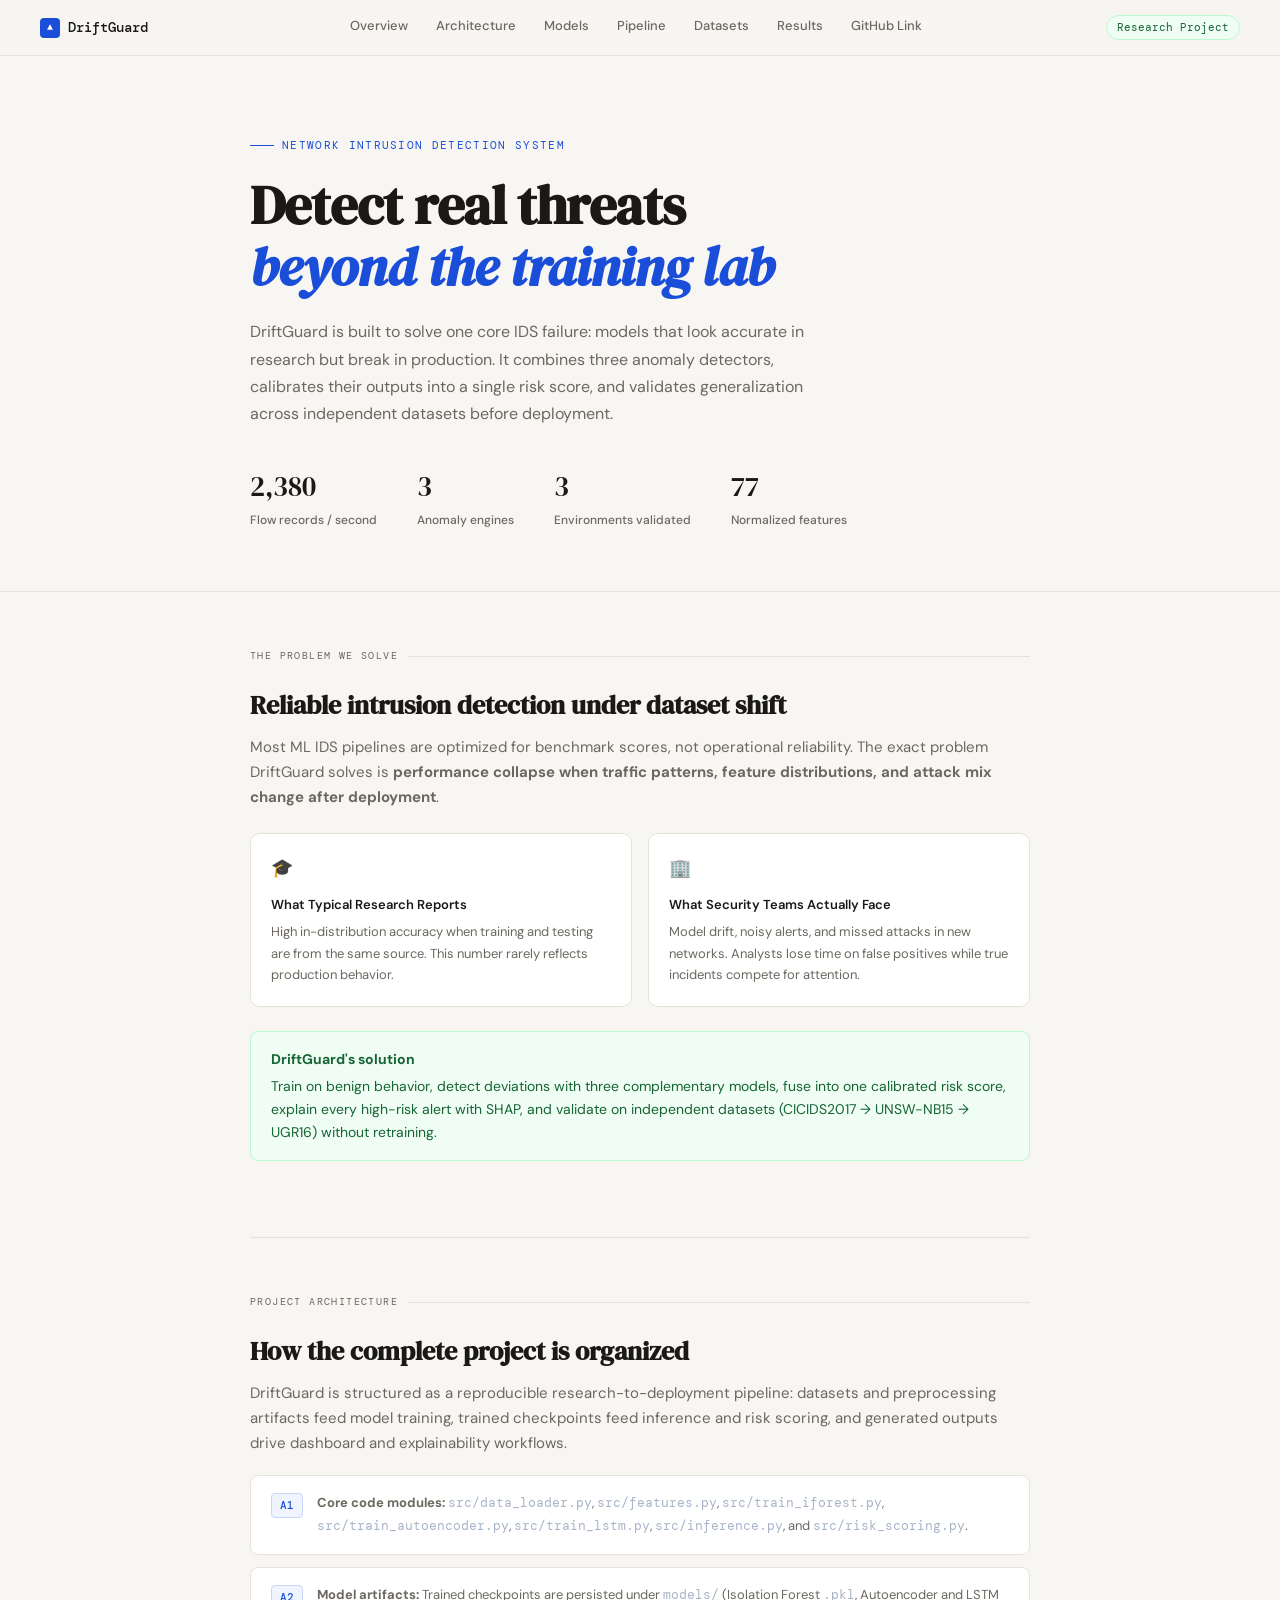
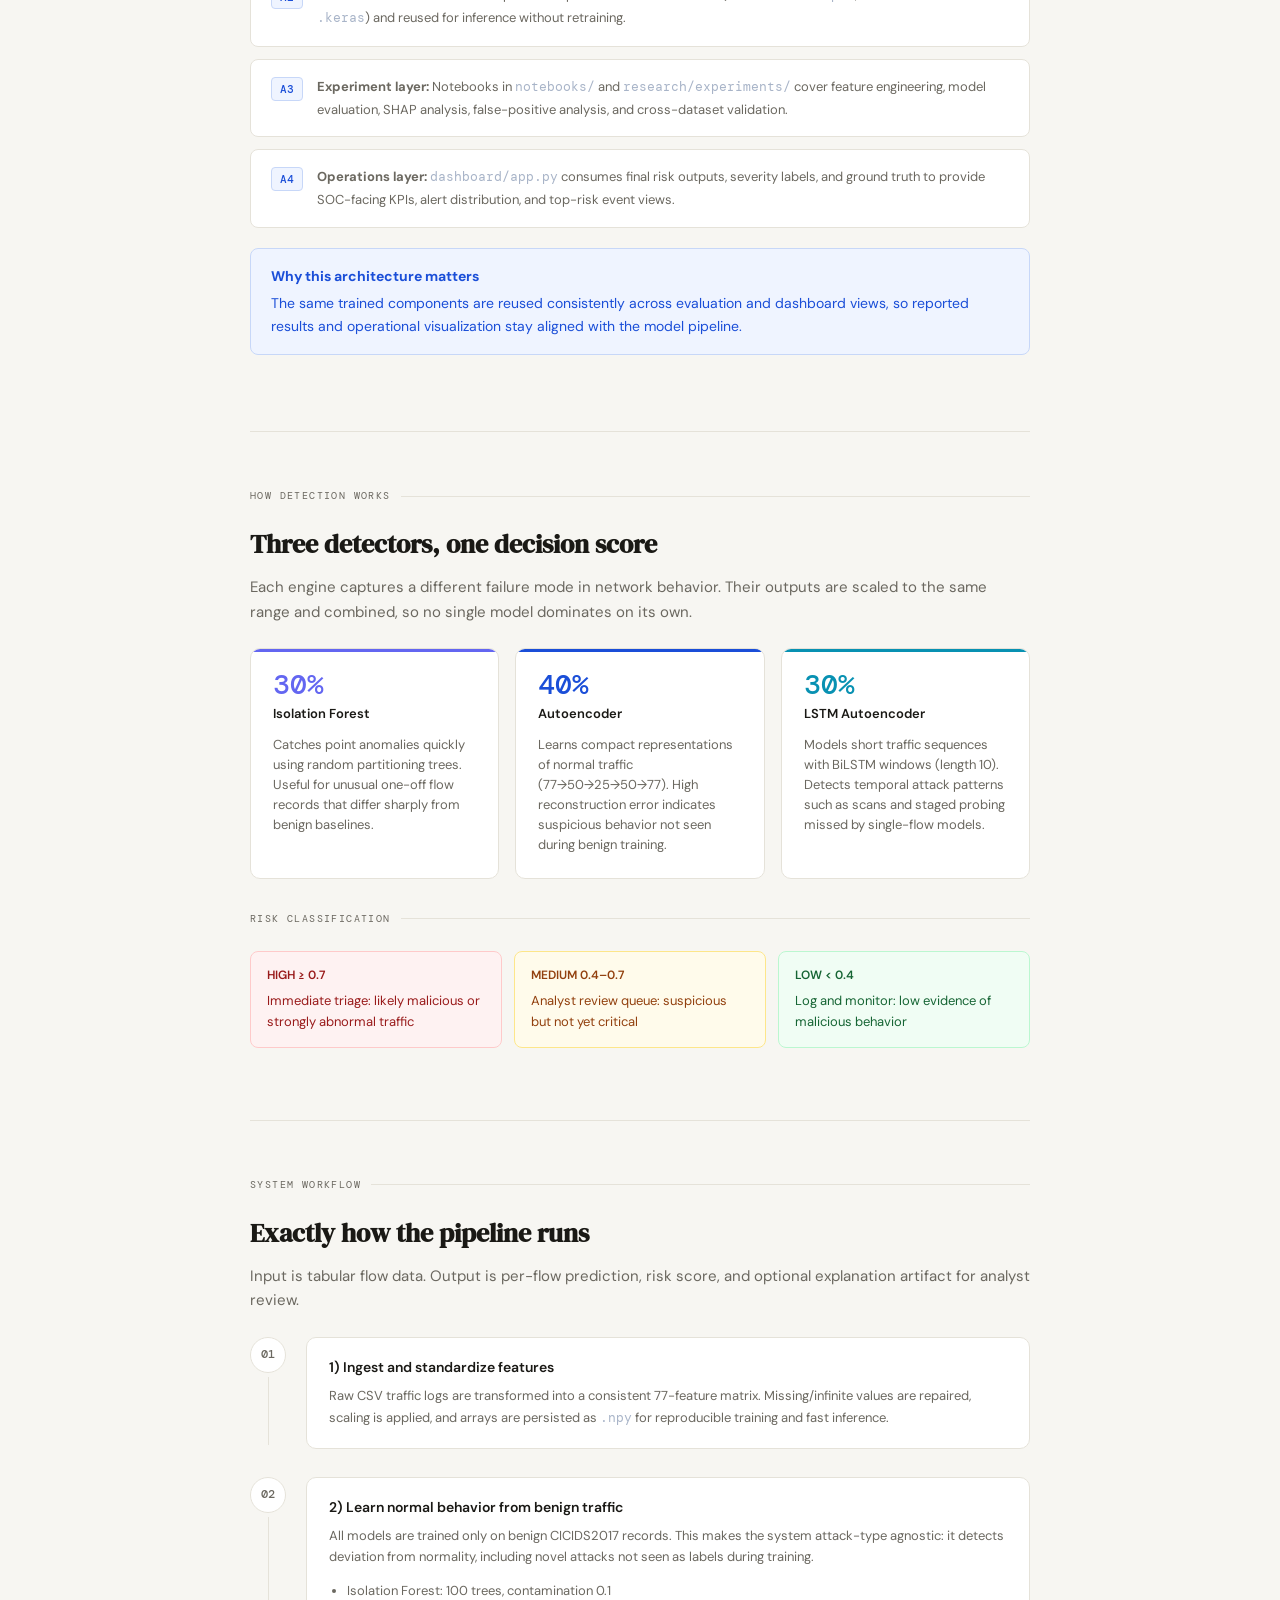
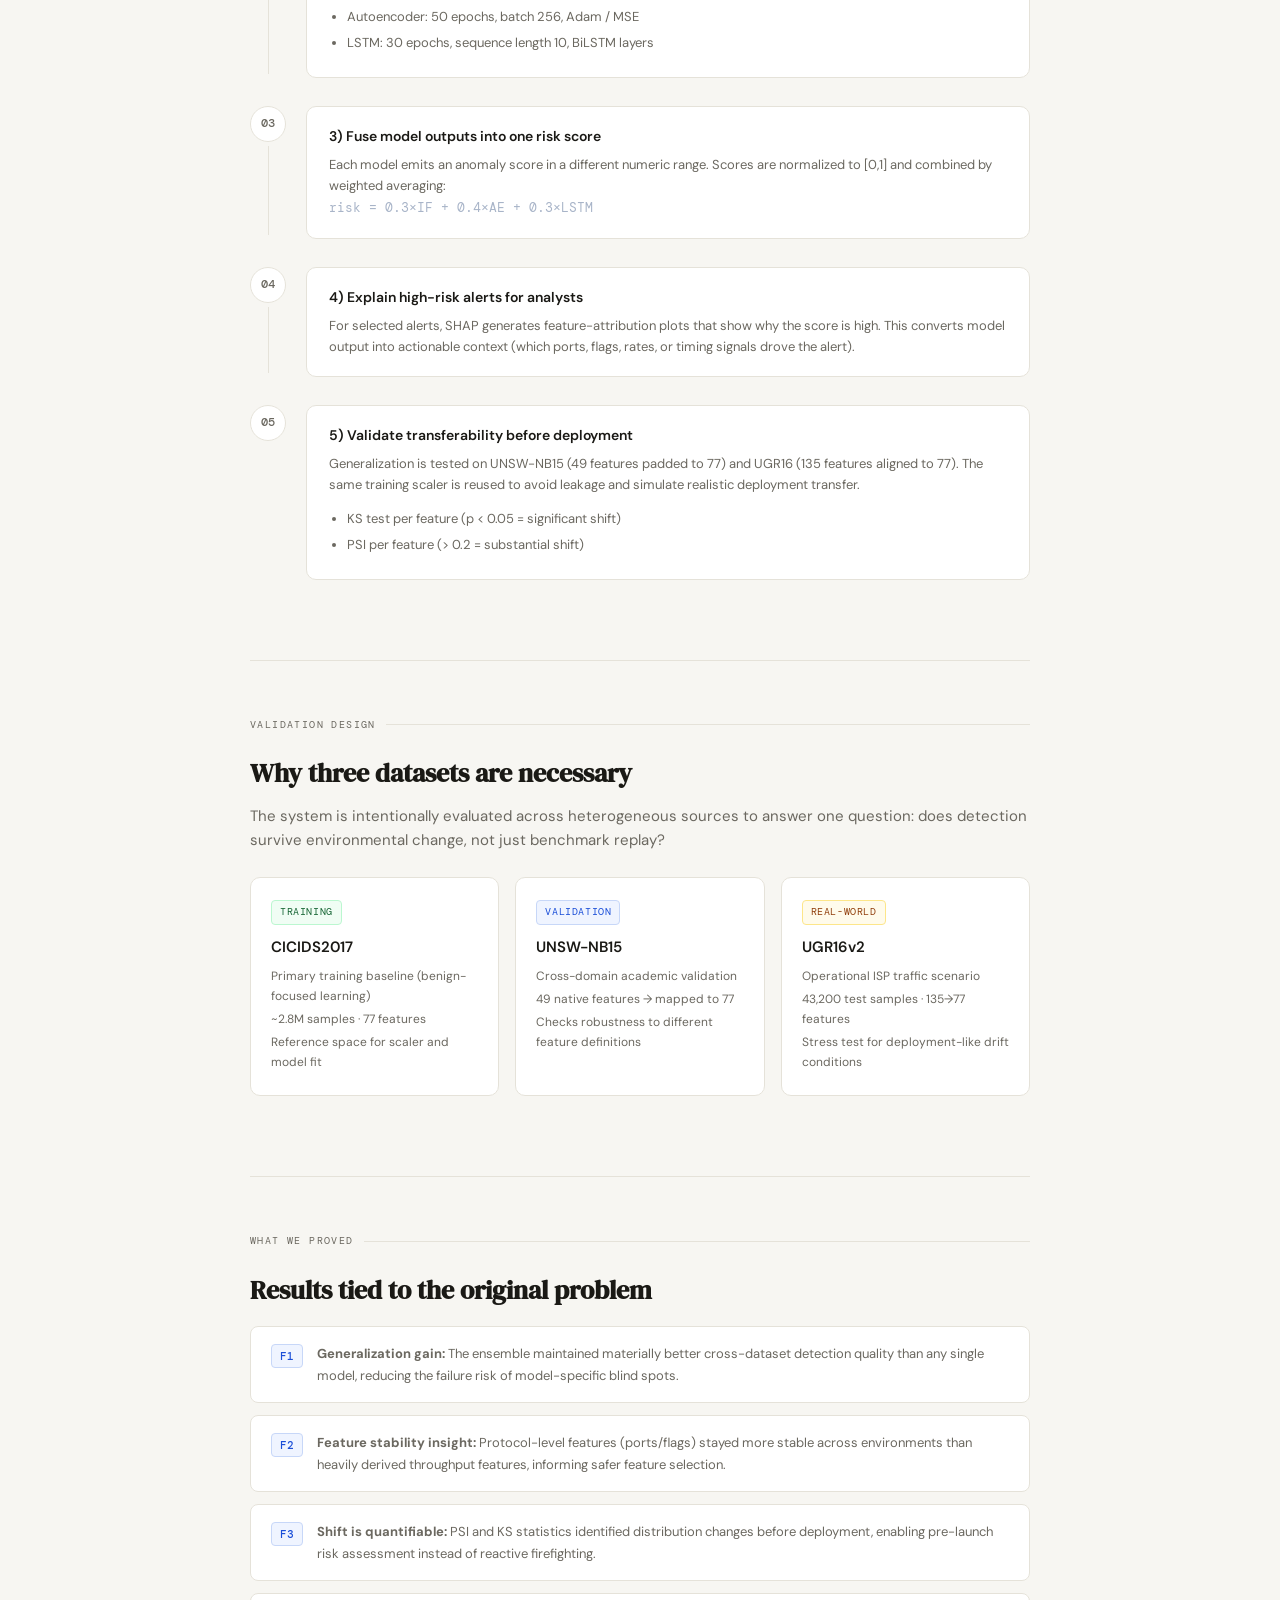
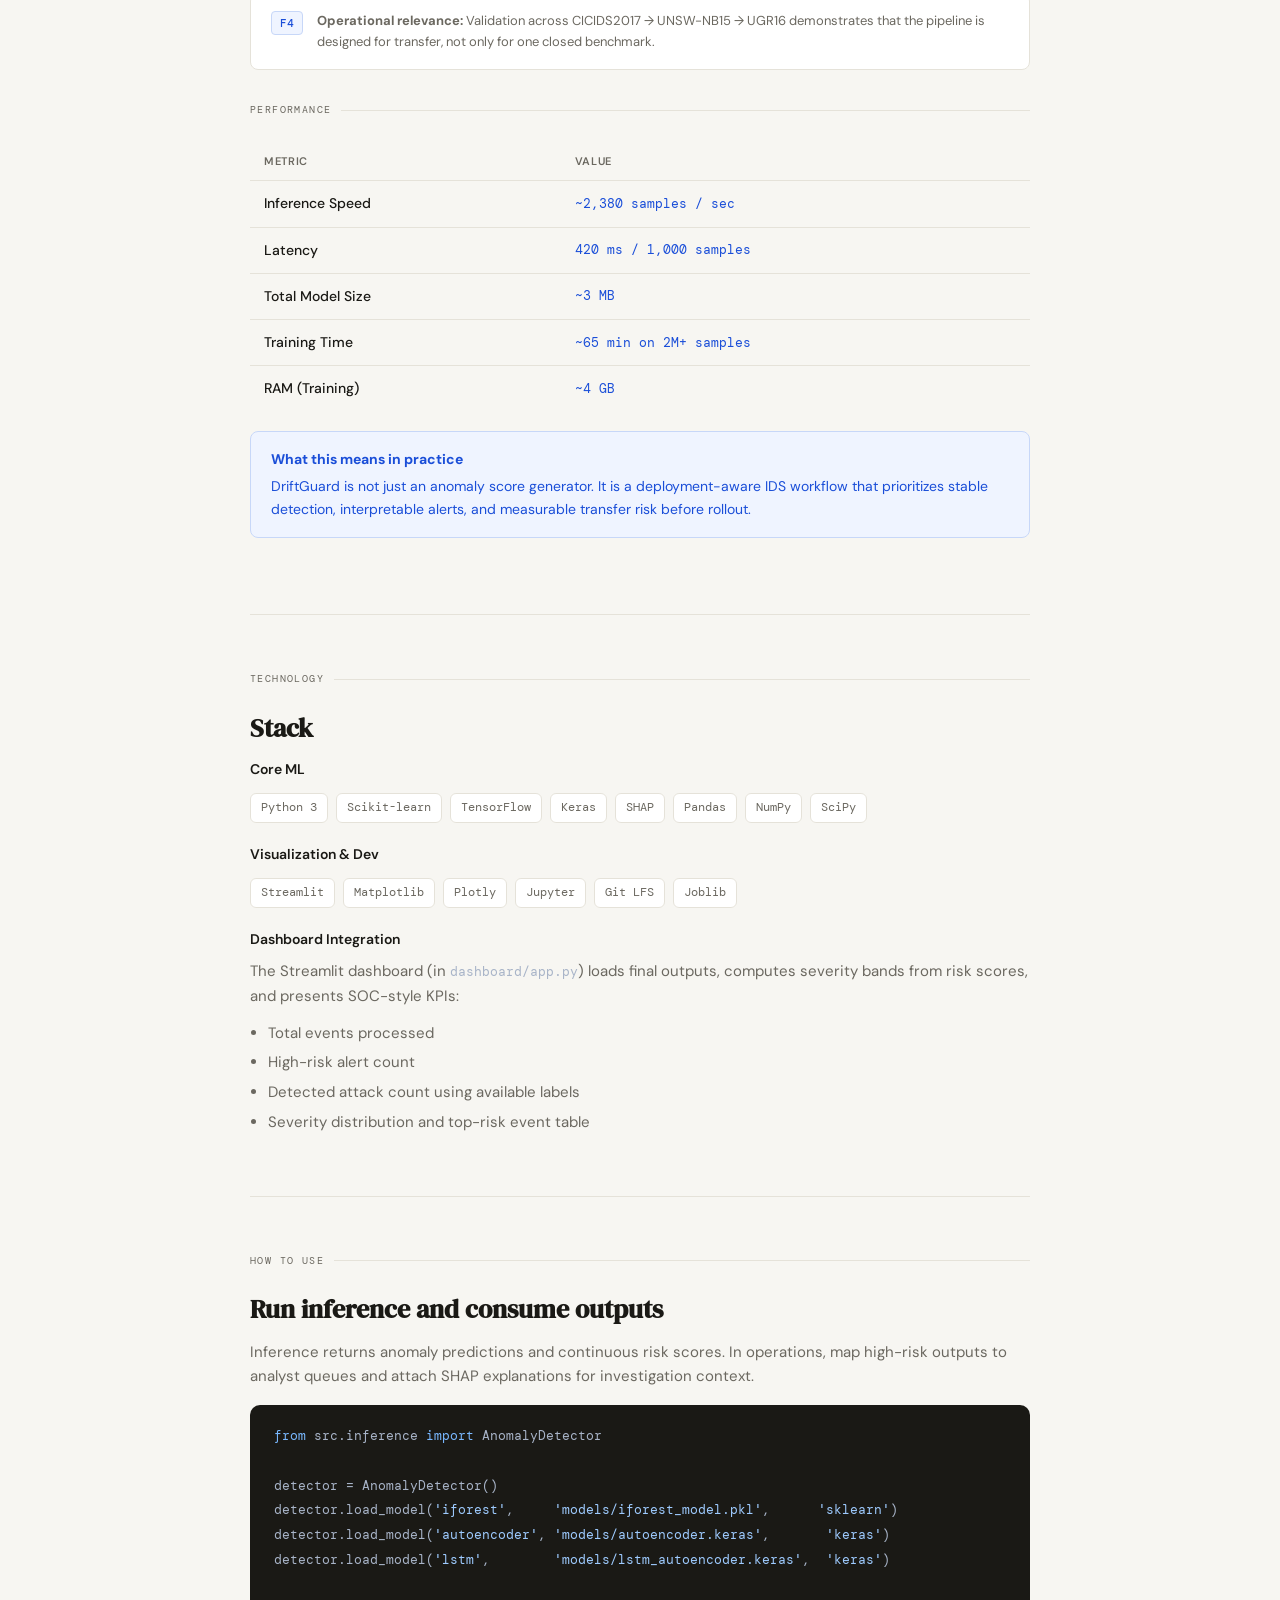
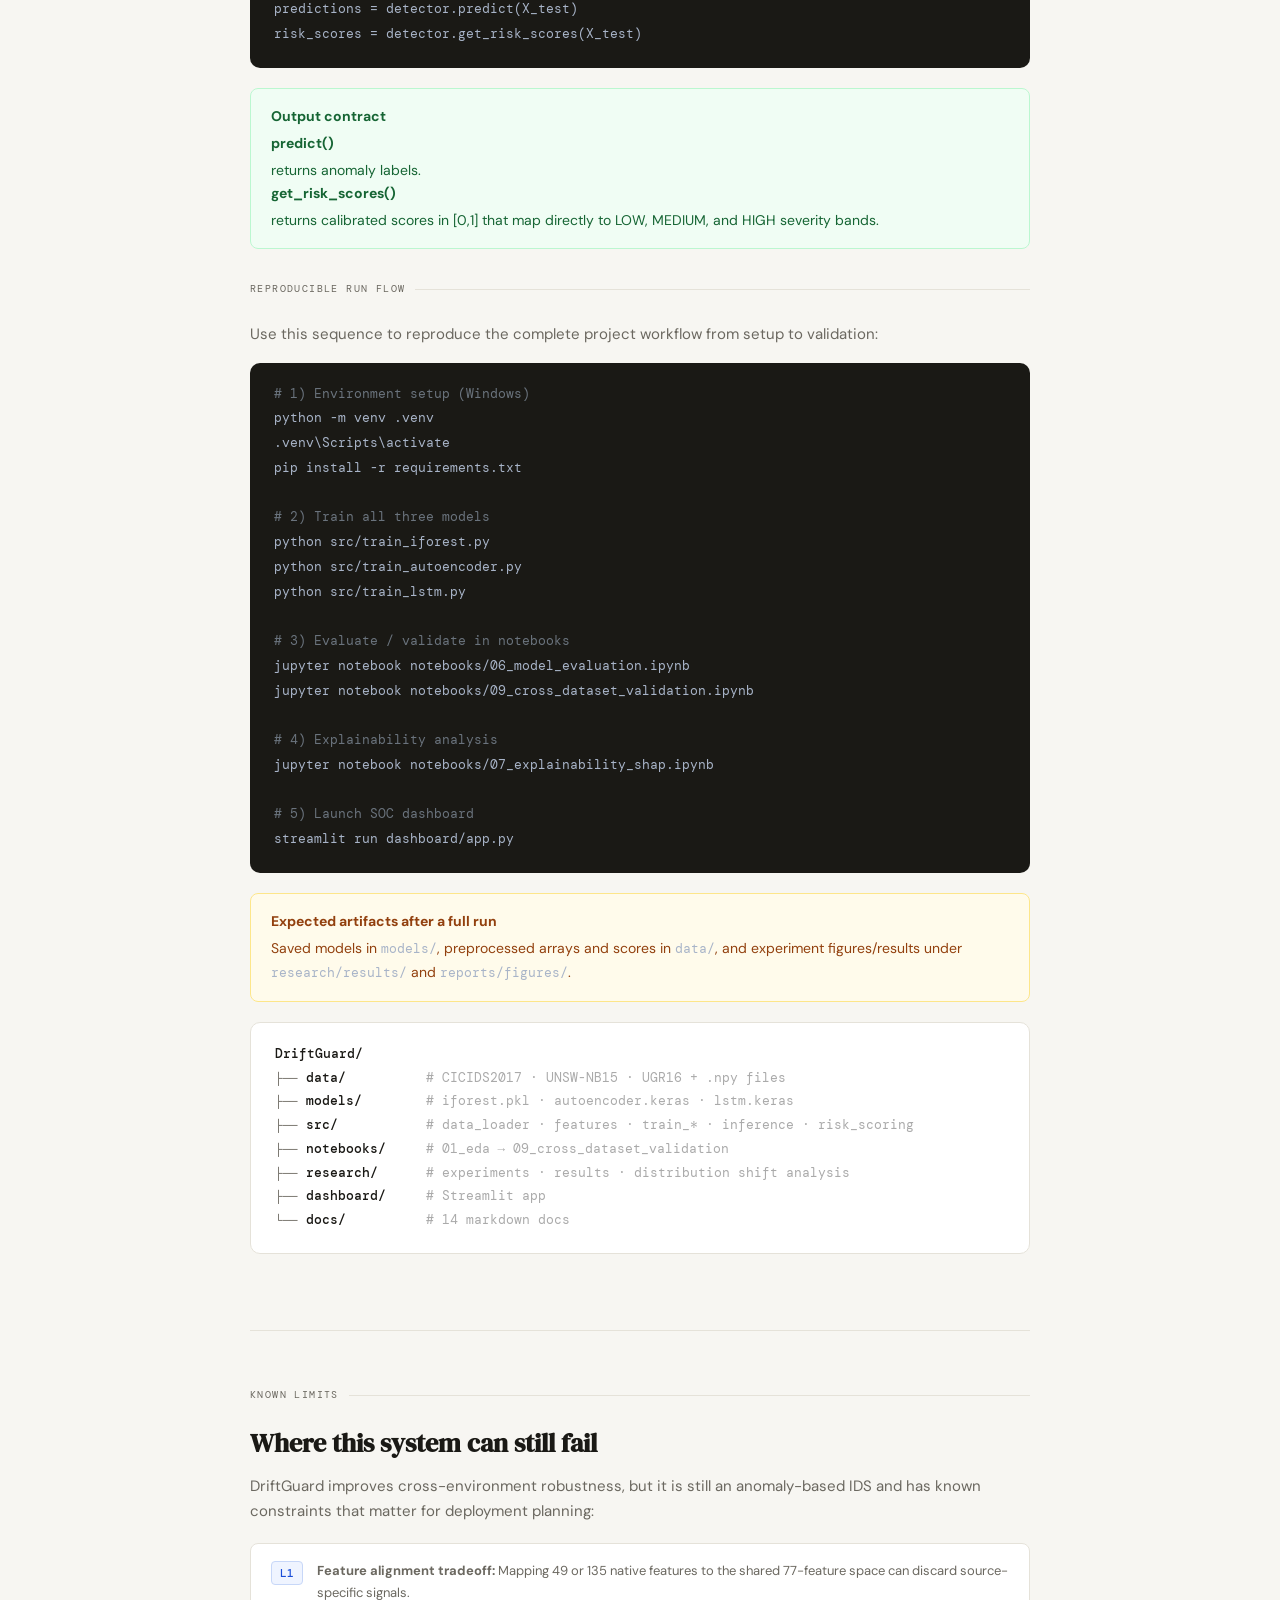
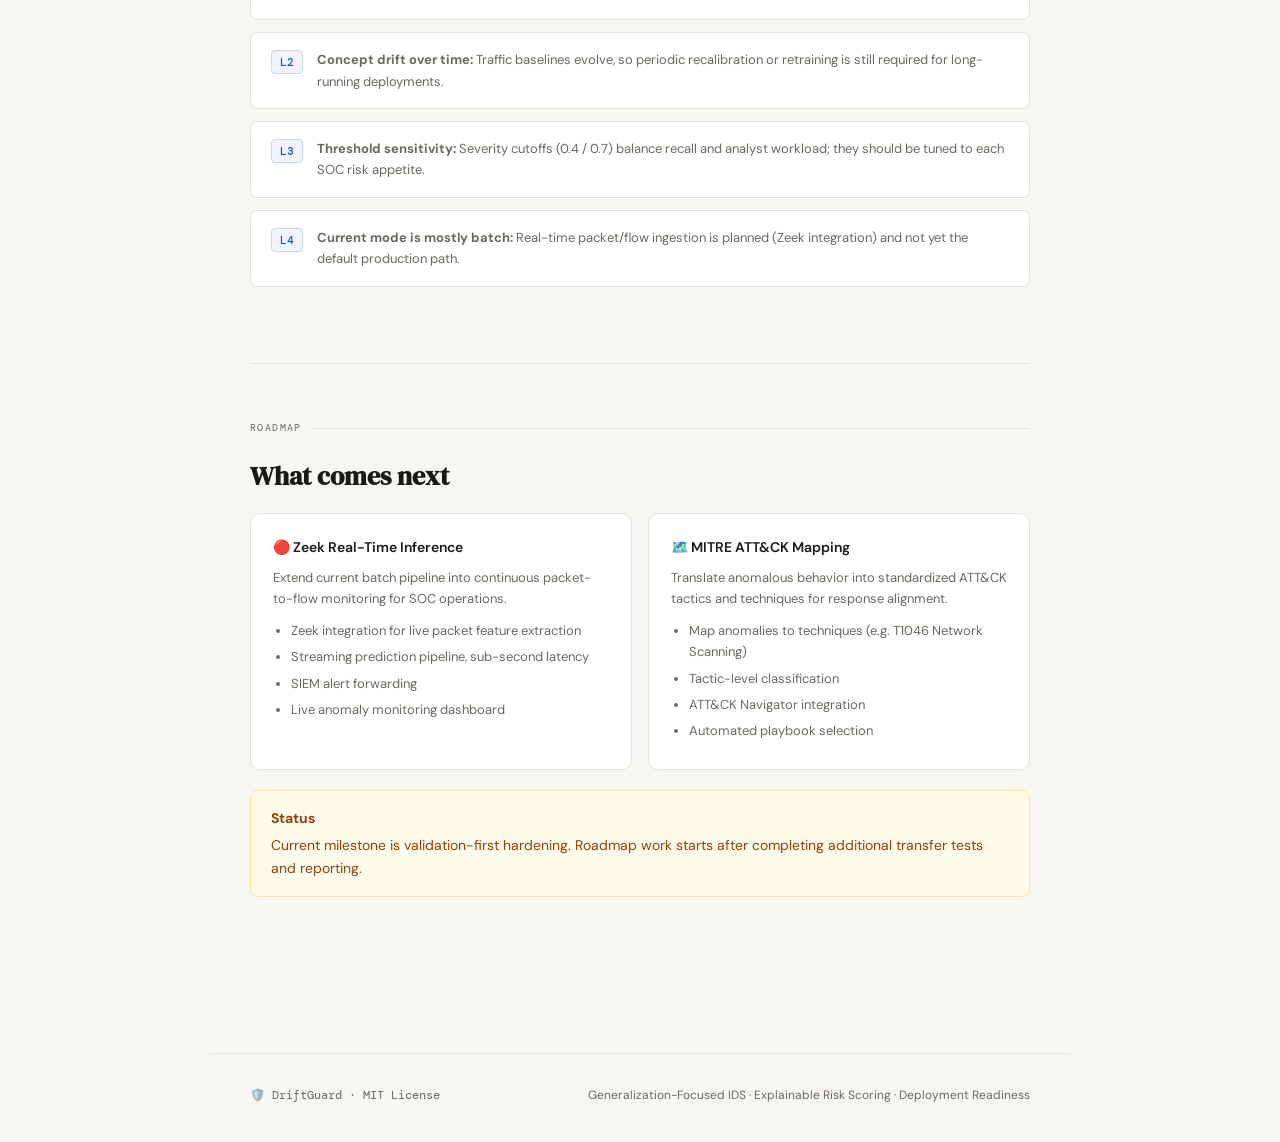
<file: index.html>
<!DOCTYPE html>
<html lang="en">
<head>
  <meta charset="UTF-8">
  <meta name="viewport" content="width=device-width, initial-scale=1.0">
  <title>DriftGuard — Network IDS</title>
  <link href="https://fonts.googleapis.com/css2?family=DM+Serif+Display:ital@0;1&family=DM+Mono:wght@400;500&family=DM+Sans:wght@300;400;500;600&display=swap" rel="stylesheet">
  <style>
    *, *::before, *::after { box-sizing: border-box; margin: 0; padding: 0; }

    :root {
      --bg: #f7f6f2;
      --surface: #ffffff;
      --border: #e5e2d9;
      --text: #1a1915;
      --muted: #6b6860;
      --accent: #1a4ed8;
      --accent-light: #eff4ff;
      --accent-border: #c7d7f8;
      --green: #166534;
      --green-bg: #f0fdf4;
      --green-border: #bbf7d0;
      --amber: #92400e;
      --amber-bg: #fffbeb;
      --amber-border: #fde68a;
      --red: #991b1b;
      --red-bg: #fef2f2;
      --red-border: #fecaca;
    }

    html { scroll-behavior: smooth; }

    body {
      font-family: 'DM Sans', sans-serif;
      background: var(--bg);
      color: var(--text);
      font-size: 15px;
      line-height: 1.65;
      -webkit-font-smoothing: antialiased;
    }

    /* ── NAV ── */
    nav {
      position: sticky; top: 0; z-index: 100;
      background: rgba(247,246,242,0.9);
      backdrop-filter: blur(12px);
      border-bottom: 1px solid var(--border);
      padding: 0 40px;
      display: flex; align-items: center; justify-content: space-between;
      height: 56px;
    }
    .nav-brand {
      font-family: 'DM Mono', monospace;
      font-size: 14px; font-weight: 500;
      color: var(--text); text-decoration: none;
      display: flex; align-items: center; gap: 8px;
    }
    .nav-brand .shield {
      width: 20px; height: 20px;
      background: var(--accent);
      border-radius: 4px;
      display: flex; align-items: center; justify-content: center;
      color: white; font-size: 10px;
    }
    .nav-links {
      display: flex; gap: 28px; list-style: none;
    }
    .nav-links a {
      font-size: 13px; color: var(--muted);
      text-decoration: none; font-weight: 500;
      transition: color .2s;
    }
    .nav-links a:hover { color: var(--text); }
    .nav-badge {
      font-family: 'DM Mono', monospace;
      font-size: 11px; background: var(--green-bg);
      color: var(--green); border: 1px solid var(--green-border);
      padding: 2px 10px; border-radius: 999px;
    }

    /* ── HERO ── */
    .hero {
      max-width: 860px; margin: 0 auto;
      padding: 80px 40px 60px;
    }
    .hero-eyebrow {
      font-family: 'DM Mono', monospace;
      font-size: 11px; letter-spacing: .12em; text-transform: uppercase;
      color: var(--accent); margin-bottom: 20px;
      display: flex; align-items: center; gap: 8px;
    }
    .hero-eyebrow::before {
      content: ''; display: block;
      width: 24px; height: 1px; background: var(--accent);
    }
    h1 {
      font-family: 'DM Serif Display', serif;
      font-size: clamp(36px, 5vw, 54px);
      line-height: 1.15; letter-spacing: -.01em;
      margin-bottom: 20px; color: var(--text);
    }
    h1 em { font-style: italic; color: var(--accent); }
    .hero-sub {
      font-size: 16px; color: var(--muted);
      max-width: 580px; line-height: 1.7;
      margin-bottom: 36px;
    }
    .hero-stats {
      display: flex; gap: 40px; flex-wrap: wrap;
    }
    .stat { display: flex; flex-direction: column; gap: 2px; }
    .stat-val {
      font-family: 'DM Serif Display', serif;
      font-size: 28px; color: var(--text);
    }
    .stat-label { font-size: 12px; color: var(--muted); font-weight: 500; }

    /* ── DIVIDER ── */
    .divider {
      border: none; border-top: 1px solid var(--border);
      margin: 0;
    }

    /* ── LAYOUT ── */
    .main { max-width: 860px; margin: 0 auto; padding: 0 40px 80px; }

    /* ── SECTIONS ── */
    .section { padding: 56px 0; border-bottom: 1px solid var(--border); }
    .section:last-child { border-bottom: none; }

    .section-label {
      font-family: 'DM Mono', monospace;
      font-size: 10px; letter-spacing: .14em; text-transform: uppercase;
      color: var(--muted); margin-bottom: 24px;
      display: flex; align-items: center; gap: 10px;
    }
    .section-label::after {
      content: ''; flex: 1; height: 1px; background: var(--border);
    }
    h2 {
      font-family: 'DM Serif Display', serif;
      font-size: 26px; margin-bottom: 14px;
      line-height: 1.25;
    }
    h3 {
      font-size: 14px; font-weight: 600;
      margin-bottom: 8px; color: var(--text);
    }
    p { color: var(--muted); margin-bottom: 12px; }
    p:last-child { margin-bottom: 0; }
    ul { color: var(--muted); padding-left: 18px; }
    ul li { margin-bottom: 5px; }

    /* ── CALLOUT ── */
    .callout {
      border-radius: 8px; padding: 16px 20px;
      margin: 20px 0; font-size: 14px;
    }
    .callout.blue { background: var(--accent-light); border: 1px solid var(--accent-border); color: var(--accent); }
    .callout.green { background: var(--green-bg); border: 1px solid var(--green-border); color: var(--green); }
    .callout.amber { background: var(--amber-bg); border: 1px solid var(--amber-border); color: var(--amber); }
    .callout strong { display: block; margin-bottom: 4px; }

    /* ── PROBLEM BOX ── */
    .problem-grid {
      display: grid; grid-template-columns: 1fr 1fr; gap: 16px;
      margin: 24px 0;
    }
    .problem-card {
      border: 1px solid var(--border);
      border-radius: 10px; padding: 20px;
      background: var(--surface);
    }
    .problem-card .icon {
      font-size: 18px; margin-bottom: 10px;
    }
    .problem-card h4 { font-size: 13px; font-weight: 600; margin-bottom: 6px; }
    .problem-card p { font-size: 13px; margin: 0; }

    /* ── MODELS GRID ── */
    .models-grid {
      display: grid; grid-template-columns: repeat(3, 1fr);
      gap: 16px; margin: 24px 0;
    }
    .model-card {
      border: 1px solid var(--border);
      border-radius: 10px; padding: 22px;
      background: var(--surface);
      position: relative; overflow: hidden;
    }
    .model-card::before {
      content: ''; position: absolute;
      top: 0; left: 0; right: 0; height: 3px;
    }
    .model-card.if::before { background: #6366f1; }
    .model-card.ae::before { background: var(--accent); }
    .model-card.lstm::before { background: #0891b2; }

    .model-weight {
      font-family: 'DM Mono', monospace;
      font-size: 28px; font-weight: 500;
      color: var(--text); line-height: 1;
      margin-bottom: 4px;
    }
    .model-weight.if { color: #6366f1; }
    .model-weight.ae { color: var(--accent); }
    .model-weight.lstm { color: #0891b2; }

    .model-name { font-size: 13px; font-weight: 600; margin-bottom: 10px; }
    .model-desc { font-size: 13px; color: var(--muted); line-height: 1.55; }

    /* ── PIPELINE ── */
    .pipeline { margin: 24px 0; }
    .pipeline-step {
      display: flex; gap: 20px; position: relative;
      padding-bottom: 28px;
    }
    .pipeline-step:last-child { padding-bottom: 0; }
    .step-left {
      display: flex; flex-direction: column; align-items: center;
      flex-shrink: 0; width: 36px;
    }
    .step-num {
      width: 36px; height: 36px;
      border-radius: 50%;
      background: var(--surface); border: 1.5px solid var(--border);
      display: flex; align-items: center; justify-content: center;
      font-family: 'DM Mono', monospace; font-size: 12px; font-weight: 500;
      color: var(--muted); flex-shrink: 0;
      z-index: 1;
    }
    .step-line {
      flex: 1; width: 1px; background: var(--border);
      margin: 4px 0;
    }
    .pipeline-step:last-child .step-line { display: none; }
    .step-body {
      background: var(--surface); border: 1px solid var(--border);
      border-radius: 10px; padding: 18px 22px;
      flex: 1; margin-bottom: 0;
    }
    .step-body h3 { margin-bottom: 6px; }
    .step-body p { font-size: 13px; }
    .step-body ul { font-size: 13px; margin-top: 8px; }

    /* ── DATASETS ── */
    .datasets-grid {
      display: grid; grid-template-columns: repeat(3, 1fr);
      gap: 16px; margin: 24px 0;
    }
    .dataset-card {
      border: 1px solid var(--border); border-radius: 10px;
      padding: 20px; background: var(--surface);
    }
    .dataset-badge {
      display: inline-block;
      font-family: 'DM Mono', monospace; font-size: 10px;
      letter-spacing: .06em; text-transform: uppercase;
      padding: 3px 8px; border-radius: 4px;
      margin-bottom: 10px;
    }
    .badge-train { background: var(--green-bg); color: var(--green); border: 1px solid var(--green-border); }
    .badge-val { background: var(--accent-light); color: var(--accent); border: 1px solid var(--accent-border); }
    .badge-real { background: var(--amber-bg); color: var(--amber); border: 1px solid var(--amber-border); }
    .dataset-name { font-size: 15px; font-weight: 600; margin-bottom: 8px; }
    .dataset-meta { font-size: 12px; color: var(--muted); }
    .dataset-meta span { display: block; margin-bottom: 3px; }

    /* ── METRICS TABLE ── */
    .metrics-table {
      width: 100%; border-collapse: collapse;
      margin: 20px 0; font-size: 14px;
    }
    .metrics-table th {
      text-align: left; font-size: 11px; font-weight: 600;
      letter-spacing: .06em; text-transform: uppercase;
      color: var(--muted); padding: 10px 14px;
      border-bottom: 1px solid var(--border);
    }
    .metrics-table td {
      padding: 11px 14px;
      border-bottom: 1px solid var(--border);
      color: var(--muted);
    }
    .metrics-table tr:last-child td { border-bottom: none; }
    .metrics-table td:first-child { color: var(--text); font-weight: 500; }
    .metrics-table td:last-child {
      font-family: 'DM Mono', monospace; font-size: 13px;
      color: var(--accent);
    }

    /* ── TECH TAGS ── */
    .tags { display: flex; flex-wrap: wrap; gap: 8px; margin-top: 12px; }
    .tag {
      font-family: 'DM Mono', monospace; font-size: 12px;
      background: var(--surface); border: 1px solid var(--border);
      padding: 4px 10px; border-radius: 6px; color: var(--muted);
    }

    /* ── FINDING CARDS ── */
    .findings { display: grid; gap: 12px; margin: 20px 0; }
    .finding {
      border: 1px solid var(--border); border-radius: 8px;
      padding: 16px 20px; background: var(--surface);
      display: flex; gap: 14px; align-items: flex-start;
    }
    .finding-num {
      font-family: 'DM Mono', monospace; font-size: 11px;
      color: var(--accent); font-weight: 500;
      background: var(--accent-light); border: 1px solid var(--accent-border);
      padding: 2px 8px; border-radius: 4px; flex-shrink: 0; margin-top: 1px;
    }
    .finding p { font-size: 13px; margin: 0; }

    /* ── SEVERITY ── */
    .severity-row {
      display: flex; gap: 12px; margin: 16px 0; flex-wrap: wrap;
    }
    .sev {
      flex: 1; min-width: 120px;
      border-radius: 8px; padding: 14px 16px;
      font-size: 13px;
    }
    .sev .sev-label { font-weight: 600; font-size: 12px; margin-bottom: 4px; }
    .sev.high { background: var(--red-bg); border: 1px solid var(--red-border); color: var(--red); }
    .sev.med { background: var(--amber-bg); border: 1px solid var(--amber-border); color: var(--amber); }
    .sev.low { background: var(--green-bg); border: 1px solid var(--green-border); color: var(--green); }

    /* ── FILE TREE ── */
    .file-tree {
      background: var(--surface); border: 1px solid var(--border);
      border-radius: 10px; padding: 20px 24px;
      font-family: 'DM Mono', monospace; font-size: 12.5px;
      color: var(--muted); line-height: 1.9;
      margin: 20px 0; overflow-x: auto;
      white-space: pre;
    }
    .file-tree .dir { color: var(--text); font-weight: 500; }
    .file-tree .note { color: #aaa; }

    /* ── CODE ── */
    pre {
      background: #1a1915; border-radius: 10px;
      padding: 20px 24px; overflow-x: auto;
      margin: 16px 0;
    }
    code {
      font-family: 'DM Mono', monospace;
      font-size: 12.5px; color: #a8b4c8;
      line-height: 1.75;
    }
    pre code .kw { color: #79b8ff; }
    pre code .str { color: #9ecbff; }
    pre code .cm { color: #6a737d; }

    /* ── FUTURE ── */
    .future-grid {
      display: grid; grid-template-columns: 1fr 1fr;
      gap: 16px; margin: 20px 0;
    }
    .future-card {
      border: 1px solid var(--border); border-radius: 10px;
      padding: 22px; background: var(--surface);
    }
    .future-card h3 { font-size: 14px; margin-bottom: 8px; }
    .future-card ul { font-size: 13px; }

    /* ── FOOTER ── */
    footer {
      border-top: 1px solid var(--border);
      padding: 32px 40px;
      display: flex; align-items: center; justify-content: space-between;
      max-width: 860px; margin: 0 auto;
    }
    .footer-left {
      font-family: 'DM Mono', monospace; font-size: 12px; color: var(--muted);
    }
    .footer-right { font-size: 12px; color: var(--muted); }

    /* ── ANIM ── */
    @keyframes fadeUp {
      from { opacity: 0; transform: translateY(16px); }
      to   { opacity: 1; transform: translateY(0); }
    }
    .hero { animation: fadeUp .5s ease both; }
    .section { animation: fadeUp .5s ease both; animation-delay: .1s; }

    @media (max-width: 640px) {
      nav { padding: 0 20px; }
      .nav-links { display: none; }
      .hero, .main { padding-left: 20px; padding-right: 20px; }
      .models-grid, .datasets-grid, .problem-grid, .future-grid { grid-template-columns: 1fr; }
      footer { flex-direction: column; gap: 8px; }
    }
  </style>
</head>
<body>

<!-- NAV -->
<nav>
  <a class="nav-brand" href="#">
    <span class="shield">▲</span>
    DriftGuard
  </a>
  <ul class="nav-links">
    <li><a href="#overview">Overview</a></li>
    <li><a href="#architecture">Architecture</a></li>
    <li><a href="#models">Models</a></li>
    <li><a href="#pipeline">Pipeline</a></li>
    <li><a href="#datasets">Datasets</a></li>
    <li><a href="#results">Results</a></li>
    <li><a href="https://github.com/NITHINKR06/DriftGuard">GitHub Link</a></li>
  </ul>
  <span class="nav-badge">Research Project</span>
</nav>

<!-- HERO -->
<div class="hero" id="overview">
  <div class="hero-eyebrow">Network Intrusion Detection System</div>
  <h1>Detect real threats<br><em>beyond the training lab</em></h1>
  <p class="hero-sub">DriftGuard is built to solve one core IDS failure: models that look accurate in research but break in production. It combines three anomaly detectors, calibrates their outputs into a single risk score, and validates generalization across independent datasets before deployment.</p>
  <div class="hero-stats">
    <div class="stat">
      <span class="stat-val">2,380</span>
      <span class="stat-label">Flow records / second</span>
    </div>
    <div class="stat">
      <span class="stat-val">3</span>
      <span class="stat-label">Anomaly engines</span>
    </div>
    <div class="stat">
      <span class="stat-val">3</span>
      <span class="stat-label">Environments validated</span>
    </div>
    <div class="stat">
      <span class="stat-val">77</span>
      <span class="stat-label">Normalized features</span>
    </div>
  </div>
</div>

<hr class="divider">

<div class="main">

  <!-- PROBLEM -->
  <section class="section">
    <div class="section-label">The Problem We Solve</div>
    <h2>Reliable intrusion detection under dataset shift</h2>
    <p>Most ML IDS pipelines are optimized for benchmark scores, not operational reliability. The exact problem DriftGuard solves is <strong>performance collapse when traffic patterns, feature distributions, and attack mix change after deployment</strong>.</p>

    <div class="problem-grid">
      <div class="problem-card">
        <div class="icon">🎓</div>
        <h4>What Typical Research Reports</h4>
        <p>High in-distribution accuracy when training and testing are from the same source. This number rarely reflects production behavior.</p>
      </div>
      <div class="problem-card">
        <div class="icon">🏢</div>
        <h4>What Security Teams Actually Face</h4>
        <p>Model drift, noisy alerts, and missed attacks in new networks. Analysts lose time on false positives while true incidents compete for attention.</p>
      </div>
    </div>

    <div class="callout green">
      <strong>DriftGuard's solution</strong>
      Train on benign behavior, detect deviations with three complementary models, fuse into one calibrated risk score, explain every high-risk alert with SHAP, and validate on independent datasets (CICIDS2017 → UNSW-NB15 → UGR16) without retraining.
    </div>
  </section>

  <!-- ARCHITECTURE -->
  <section class="section" id="architecture">
    <div class="section-label">Project Architecture</div>
    <h2>How the complete project is organized</h2>
    <p>DriftGuard is structured as a reproducible research-to-deployment pipeline: datasets and preprocessing artifacts feed model training, trained checkpoints feed inference and risk scoring, and generated outputs drive dashboard and explainability workflows.</p>

    <div class="findings">
      <div class="finding">
        <span class="finding-num">A1</span>
        <p><strong>Core code modules:</strong> <code>src/data_loader.py</code>, <code>src/features.py</code>, <code>src/train_iforest.py</code>, <code>src/train_autoencoder.py</code>, <code>src/train_lstm.py</code>, <code>src/inference.py</code>, and <code>src/risk_scoring.py</code>.</p>
      </div>
      <div class="finding">
        <span class="finding-num">A2</span>
        <p><strong>Model artifacts:</strong> Trained checkpoints are persisted under <code>models/</code> (Isolation Forest <code>.pkl</code>, Autoencoder and LSTM <code>.keras</code>) and reused for inference without retraining.</p>
      </div>
      <div class="finding">
        <span class="finding-num">A3</span>
        <p><strong>Experiment layer:</strong> Notebooks in <code>notebooks/</code> and <code>research/experiments/</code> cover feature engineering, model evaluation, SHAP analysis, false-positive analysis, and cross-dataset validation.</p>
      </div>
      <div class="finding">
        <span class="finding-num">A4</span>
        <p><strong>Operations layer:</strong> <code>dashboard/app.py</code> consumes final risk outputs, severity labels, and ground truth to provide SOC-facing KPIs, alert distribution, and top-risk event views.</p>
      </div>
    </div>

    <div class="callout blue">
      <strong>Why this architecture matters</strong>
      The same trained components are reused consistently across evaluation and dashboard views, so reported results and operational visualization stay aligned with the model pipeline.
    </div>
  </section>

  <!-- MODELS -->
  <section class="section" id="models">
    <div class="section-label">How Detection Works</div>
    <h2>Three detectors, one decision score</h2>
    <p>Each engine captures a different failure mode in network behavior. Their outputs are scaled to the same range and combined, so no single model dominates on its own.</p>

    <div class="models-grid">
      <div class="model-card if">
        <div class="model-weight if">30%</div>
        <div class="model-name">Isolation Forest</div>
        <div class="model-desc">Catches point anomalies quickly using random partitioning trees. Useful for unusual one-off flow records that differ sharply from benign baselines.</div>
      </div>
      <div class="model-card ae">
        <div class="model-weight ae">40%</div>
        <div class="model-name">Autoencoder</div>
        <div class="model-desc">Learns compact representations of normal traffic (77→50→25→50→77). High reconstruction error indicates suspicious behavior not seen during benign training.</div>
      </div>
      <div class="model-card lstm">
        <div class="model-weight lstm">30%</div>
        <div class="model-name">LSTM Autoencoder</div>
        <div class="model-desc">Models short traffic sequences with BiLSTM windows (length 10). Detects temporal attack patterns such as scans and staged probing missed by single-flow models.</div>
      </div>
    </div>

    <div class="section-label" style="margin-top: 32px;">Risk Classification</div>
    <div class="severity-row">
      <div class="sev high">
        <div class="sev-label">HIGH ≥ 0.7</div>
        Immediate triage: likely malicious or strongly abnormal traffic
      </div>
      <div class="sev med">
        <div class="sev-label">MEDIUM 0.4–0.7</div>
        Analyst review queue: suspicious but not yet critical
      </div>
      <div class="sev low">
        <div class="sev-label">LOW &lt; 0.4</div>
        Log and monitor: low evidence of malicious behavior
      </div>
    </div>
  </section>

  <!-- PIPELINE -->
  <section class="section" id="pipeline">
    <div class="section-label">System Workflow</div>
    <h2>Exactly how the pipeline runs</h2>
    <p>Input is tabular flow data. Output is per-flow prediction, risk score, and optional explanation artifact for analyst review.</p>

    <div class="pipeline">

      <div class="pipeline-step">
        <div class="step-left">
          <div class="step-num">01</div>
          <div class="step-line"></div>
        </div>
        <div class="step-body">
          <h3>1) Ingest and standardize features</h3>
          <p>Raw CSV traffic logs are transformed into a consistent 77-feature matrix. Missing/infinite values are repaired, scaling is applied, and arrays are persisted as <code>.npy</code> for reproducible training and fast inference.</p>
        </div>
      </div>

      <div class="pipeline-step">
        <div class="step-left">
          <div class="step-num">02</div>
          <div class="step-line"></div>
        </div>
        <div class="step-body">
          <h3>2) Learn normal behavior from benign traffic</h3>
          <p>All models are trained only on benign CICIDS2017 records. This makes the system attack-type agnostic: it detects deviation from normality, including novel attacks not seen as labels during training.</p>
          <ul>
            <li>Isolation Forest: 100 trees, contamination 0.1</li>
            <li>Autoencoder: 50 epochs, batch 256, Adam / MSE</li>
            <li>LSTM: 30 epochs, sequence length 10, BiLSTM layers</li>
          </ul>
        </div>
      </div>

      <div class="pipeline-step">
        <div class="step-left">
          <div class="step-num">03</div>
          <div class="step-line"></div>
        </div>
        <div class="step-body">
          <h3>3) Fuse model outputs into one risk score</h3>
          <p>Each model emits an anomaly score in a different numeric range. Scores are normalized to [0,1] and combined by weighted averaging:<br>
          <code>risk = 0.3×IF + 0.4×AE + 0.3×LSTM</code></p>
        </div>
      </div>

      <div class="pipeline-step">
        <div class="step-left">
          <div class="step-num">04</div>
          <div class="step-line"></div>
        </div>
        <div class="step-body">
          <h3>4) Explain high-risk alerts for analysts</h3>
          <p>For selected alerts, SHAP generates feature-attribution plots that show why the score is high. This converts model output into actionable context (which ports, flags, rates, or timing signals drove the alert).</p>
        </div>
      </div>

      <div class="pipeline-step">
        <div class="step-left">
          <div class="step-num">05</div>
          <div class="step-line"></div>
        </div>
        <div class="step-body">
          <h3>5) Validate transferability before deployment</h3>
          <p>Generalization is tested on UNSW-NB15 (49 features padded to 77) and UGR16 (135 features aligned to 77). The same training scaler is reused to avoid leakage and simulate realistic deployment transfer.</p>
          <ul>
            <li>KS test per feature (p &lt; 0.05 = significant shift)</li>
            <li>PSI per feature (&gt; 0.2 = substantial shift)</li>
          </ul>
        </div>
      </div>

    </div>
  </section>

  <!-- DATASETS -->
  <section class="section" id="datasets">
    <div class="section-label">Validation Design</div>
    <h2>Why three datasets are necessary</h2>
    <p>The system is intentionally evaluated across heterogeneous sources to answer one question: does detection survive environmental change, not just benchmark replay?</p>

    <div class="datasets-grid">
      <div class="dataset-card">
        <div class="dataset-badge badge-train">Training</div>
        <div class="dataset-name">CICIDS2017</div>
        <div class="dataset-meta">
          <span>Primary training baseline (benign-focused learning)</span>
          <span>~2.8M samples · 77 features</span>
          <span>Reference space for scaler and model fit</span>
        </div>
      </div>
      <div class="dataset-card">
        <div class="dataset-badge badge-val">Validation</div>
        <div class="dataset-name">UNSW-NB15</div>
        <div class="dataset-meta">
          <span>Cross-domain academic validation</span>
          <span>49 native features → mapped to 77</span>
          <span>Checks robustness to different feature definitions</span>
        </div>
      </div>
      <div class="dataset-card">
        <div class="dataset-badge badge-real">Real-world</div>
        <div class="dataset-name">UGR16v2</div>
        <div class="dataset-meta">
          <span>Operational ISP traffic scenario</span>
          <span>43,200 test samples · 135→77 features</span>
          <span>Stress test for deployment-like drift conditions</span>
        </div>
      </div>
    </div>
  </section>

  <!-- RESULTS -->
  <section class="section" id="results">
    <div class="section-label">What We Proved</div>
    <h2>Results tied to the original problem</h2>

    <div class="findings">
      <div class="finding">
        <span class="finding-num">F1</span>
        <p><strong>Generalization gain:</strong> The ensemble maintained materially better cross-dataset detection quality than any single model, reducing the failure risk of model-specific blind spots.</p>
      </div>
      <div class="finding">
        <span class="finding-num">F2</span>
        <p><strong>Feature stability insight:</strong> Protocol-level features (ports/flags) stayed more stable across environments than heavily derived throughput features, informing safer feature selection.</p>
      </div>
      <div class="finding">
        <span class="finding-num">F3</span>
        <p><strong>Shift is quantifiable:</strong> PSI and KS statistics identified distribution changes before deployment, enabling pre-launch risk assessment instead of reactive firefighting.</p>
      </div>
      <div class="finding">
        <span class="finding-num">F4</span>
        <p><strong>Operational relevance:</strong> Validation across CICIDS2017 → UNSW-NB15 → UGR16 demonstrates that the pipeline is designed for transfer, not only for one closed benchmark.</p>
      </div>
    </div>

    <div class="section-label" style="margin-top: 32px;">Performance</div>
    <table class="metrics-table">
      <thead>
        <tr><th>Metric</th><th>Value</th></tr>
      </thead>
      <tbody>
        <tr><td>Inference Speed</td><td>~2,380 samples / sec</td></tr>
        <tr><td>Latency</td><td>420 ms / 1,000 samples</td></tr>
        <tr><td>Total Model Size</td><td>~3 MB</td></tr>
        <tr><td>Training Time</td><td>~65 min on 2M+ samples</td></tr>
        <tr><td>RAM (Training)</td><td>~4 GB</td></tr>
      </tbody>
    </table>
    <div class="callout blue">
      <strong>What this means in practice</strong>
      DriftGuard is not just an anomaly score generator. It is a deployment-aware IDS workflow that prioritizes stable detection, interpretable alerts, and measurable transfer risk before rollout.
    </div>
  </section>

  <!-- STACK -->
  <section class="section">
    <div class="section-label">Technology</div>
    <h2>Stack</h2>
    <h3>Core ML</h3>
    <div class="tags">
      <span class="tag">Python 3</span>
      <span class="tag">Scikit-learn</span>
      <span class="tag">TensorFlow</span>
      <span class="tag">Keras</span>
      <span class="tag">SHAP</span>
      <span class="tag">Pandas</span>
      <span class="tag">NumPy</span>
      <span class="tag">SciPy</span>
    </div>
    <h3 style="margin-top: 20px;">Visualization & Dev</h3>
    <div class="tags">
      <span class="tag">Streamlit</span>
      <span class="tag">Matplotlib</span>
      <span class="tag">Plotly</span>
      <span class="tag">Jupyter</span>
      <span class="tag">Git LFS</span>
      <span class="tag">Joblib</span>
    </div>
    <h3 style="margin-top: 20px;">Dashboard Integration</h3>
    <p>The Streamlit dashboard (in <code>dashboard/app.py</code>) loads final outputs, computes severity bands from risk scores, and presents SOC-style KPIs:</p>
    <ul>
      <li>Total events processed</li>
      <li>High-risk alert count</li>
      <li>Detected attack count using available labels</li>
      <li>Severity distribution and top-risk event table</li>
    </ul>
  </section>

  <!-- USAGE -->
  <section class="section">
    <div class="section-label">How To Use</div>
    <h2>Run inference and consume outputs</h2>
    <p>Inference returns anomaly predictions and continuous risk scores. In operations, map high-risk outputs to analyst queues and attach SHAP explanations for investigation context.</p>
    <pre><code><span class="kw">from</span> src.inference <span class="kw">import</span> AnomalyDetector

detector = AnomalyDetector()
detector.load_model(<span class="str">'iforest'</span>,     <span class="str">'models/iforest_model.pkl'</span>,      <span class="str">'sklearn'</span>)
detector.load_model(<span class="str">'autoencoder'</span>, <span class="str">'models/autoencoder.keras'</span>,       <span class="str">'keras'</span>)
detector.load_model(<span class="str">'lstm'</span>,        <span class="str">'models/lstm_autoencoder.keras'</span>,  <span class="str">'keras'</span>)

predictions = detector.predict(X_test)
risk_scores = detector.get_risk_scores(X_test)</code></pre>

    <div class="callout green">
      <strong>Output contract</strong>
      <span><strong>predict()</strong> returns anomaly labels. <strong>get_risk_scores()</strong> returns calibrated scores in [0,1] that map directly to LOW, MEDIUM, and HIGH severity bands.</span>
    </div>

    <div class="section-label" style="margin-top: 32px;">Reproducible Run Flow</div>
    <p>Use this sequence to reproduce the complete project workflow from setup to validation:</p>
    <pre><code><span class="cm"># 1) Environment setup (Windows)</span>
python -m venv .venv
.venv\Scripts\activate
pip install -r requirements.txt

<span class="cm"># 2) Train all three models</span>
python src/train_iforest.py
python src/train_autoencoder.py
python src/train_lstm.py

<span class="cm"># 3) Evaluate / validate in notebooks</span>
jupyter notebook notebooks/06_model_evaluation.ipynb
jupyter notebook notebooks/09_cross_dataset_validation.ipynb

<span class="cm"># 4) Explainability analysis</span>
jupyter notebook notebooks/07_explainability_shap.ipynb

<span class="cm"># 5) Launch SOC dashboard</span>
streamlit run dashboard/app.py</code></pre>

    <div class="callout amber">
      <strong>Expected artifacts after a full run</strong>
      Saved models in <code>models/</code>, preprocessed arrays and scores in <code>data/</code>, and experiment figures/results under <code>research/results/</code> and <code>reports/figures/</code>.
    </div>

    <div class="file-tree"><span class="dir">DriftGuard/</span>
├── <span class="dir">data/</span>          <span class="note"># CICIDS2017 · UNSW-NB15 · UGR16 + .npy files</span>
├── <span class="dir">models/</span>        <span class="note"># iforest.pkl · autoencoder.keras · lstm.keras</span>
├── <span class="dir">src/</span>           <span class="note"># data_loader · features · train_* · inference · risk_scoring</span>
├── <span class="dir">notebooks/</span>     <span class="note"># 01_eda → 09_cross_dataset_validation</span>
├── <span class="dir">research/</span>      <span class="note"># experiments · results · distribution shift analysis</span>
├── <span class="dir">dashboard/</span>     <span class="note"># Streamlit app</span>
└── <span class="dir">docs/</span>          <span class="note"># 14 markdown docs</span></div>
  </section>

  <!-- LIMITATIONS -->
  <section class="section">
    <div class="section-label">Known Limits</div>
    <h2>Where this system can still fail</h2>
    <p>DriftGuard improves cross-environment robustness, but it is still an anomaly-based IDS and has known constraints that matter for deployment planning:</p>
    <div class="findings">
      <div class="finding">
        <span class="finding-num">L1</span>
        <p><strong>Feature alignment tradeoff:</strong> Mapping 49 or 135 native features to the shared 77-feature space can discard source-specific signals.</p>
      </div>
      <div class="finding">
        <span class="finding-num">L2</span>
        <p><strong>Concept drift over time:</strong> Traffic baselines evolve, so periodic recalibration or retraining is still required for long-running deployments.</p>
      </div>
      <div class="finding">
        <span class="finding-num">L3</span>
        <p><strong>Threshold sensitivity:</strong> Severity cutoffs (0.4 / 0.7) balance recall and analyst workload; they should be tuned to each SOC risk appetite.</p>
      </div>
      <div class="finding">
        <span class="finding-num">L4</span>
        <p><strong>Current mode is mostly batch:</strong> Real-time packet/flow ingestion is planned (Zeek integration) and not yet the default production path.</p>
      </div>
    </div>
  </section>

  <!-- FUTURE -->
  <section class="section">
    <div class="section-label">Roadmap</div>
    <h2>What comes next</h2>
    <div class="future-grid">
      <div class="future-card">
        <h3>🔴 Zeek Real-Time Inference</h3>
        <p style="font-size:13px; margin-bottom: 10px;">Extend current batch pipeline into continuous packet-to-flow monitoring for SOC operations.</p>
        <ul>
          <li>Zeek integration for live packet feature extraction</li>
          <li>Streaming prediction pipeline, sub-second latency</li>
          <li>SIEM alert forwarding</li>
          <li>Live anomaly monitoring dashboard</li>
        </ul>
      </div>
      <div class="future-card">
        <h3>🗺️ MITRE ATT&CK Mapping</h3>
        <p style="font-size:13px; margin-bottom: 10px;">Translate anomalous behavior into standardized ATT&amp;CK tactics and techniques for response alignment.</p>
        <ul>
          <li>Map anomalies to techniques (e.g. T1046 Network Scanning)</li>
          <li>Tactic-level classification</li>
          <li>ATT&CK Navigator integration</li>
          <li>Automated playbook selection</li>
        </ul>
      </div>
    </div>
    <div class="callout amber">
      <strong>Status</strong>
      Current milestone is validation-first hardening. Roadmap work starts after completing additional transfer tests and reporting.
    </div>
  </section>

</div>

<!-- FOOTER -->
<footer>
  <div class="footer-left">🛡️ DriftGuard · MIT License</div>
  <div class="footer-right">Generalization-Focused IDS · Explainable Risk Scoring · Deployment Readiness</div>
</footer>

</body>
</html>
</file>
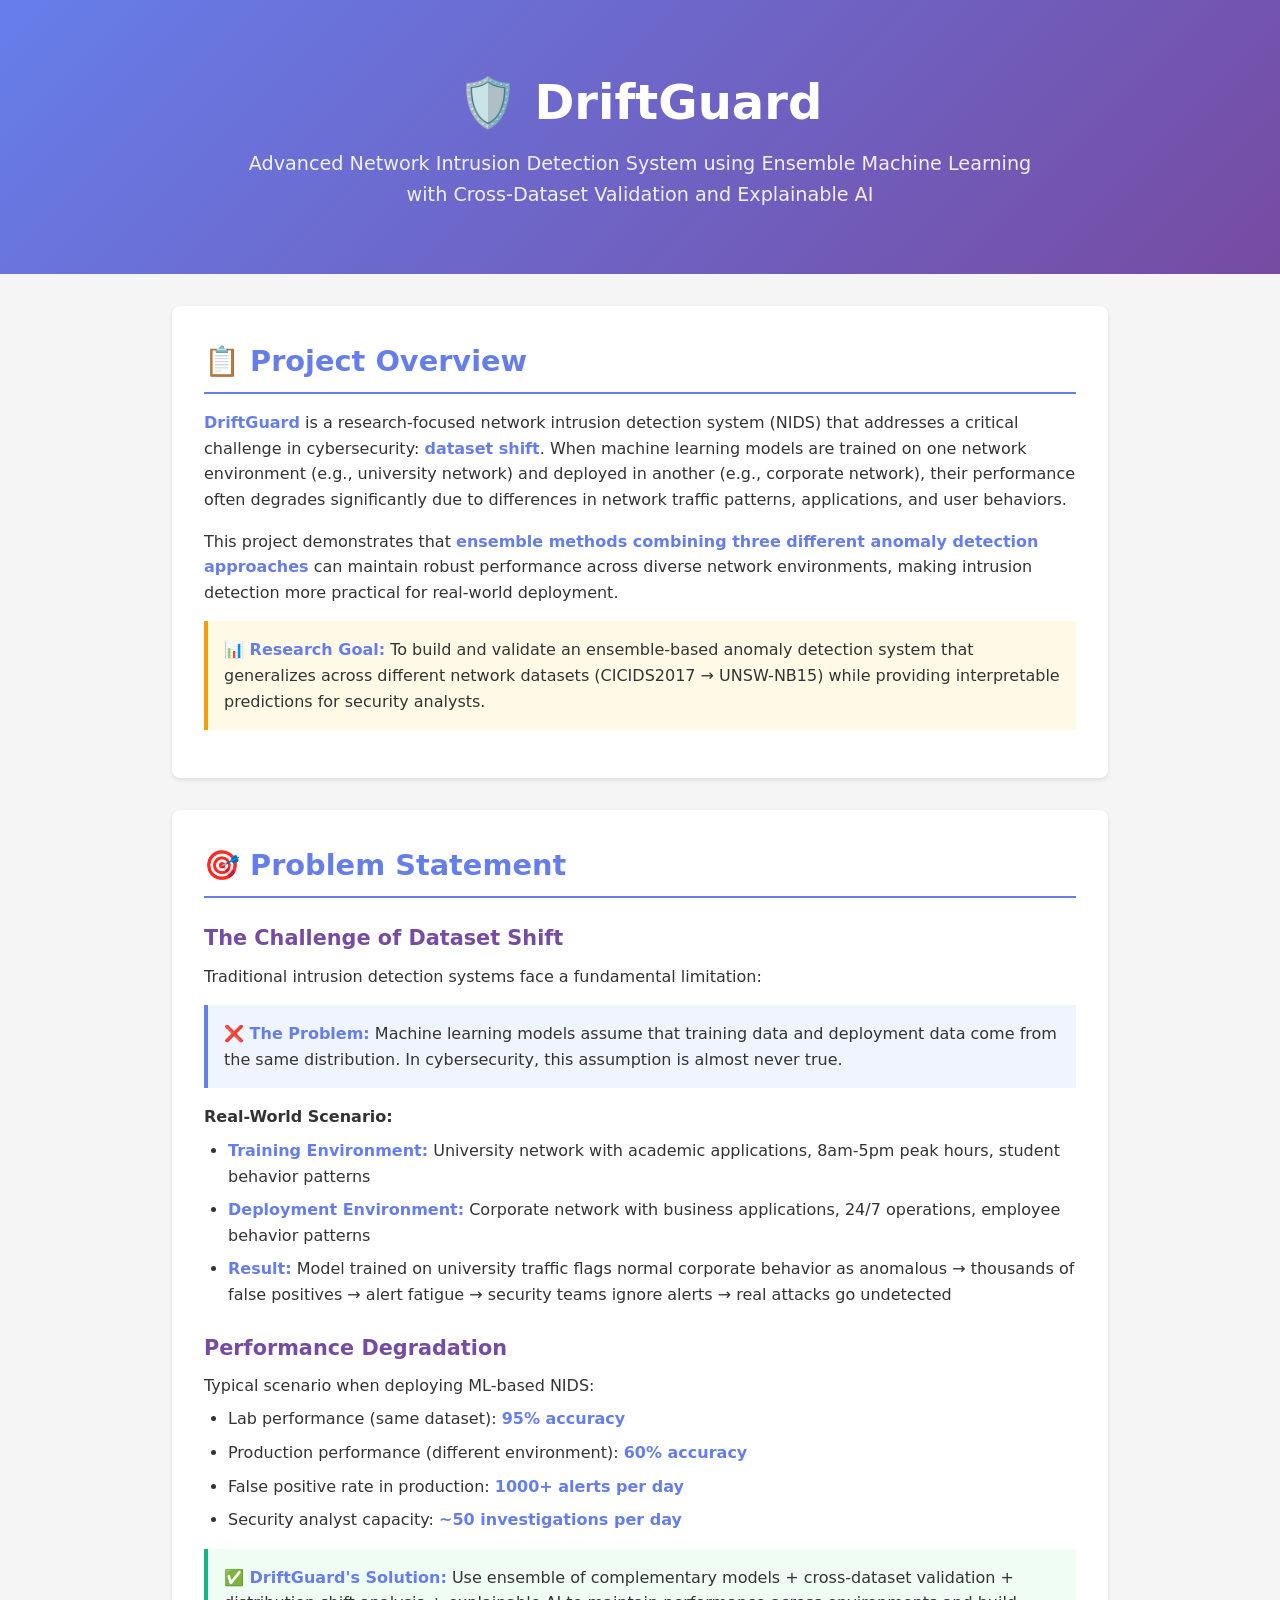
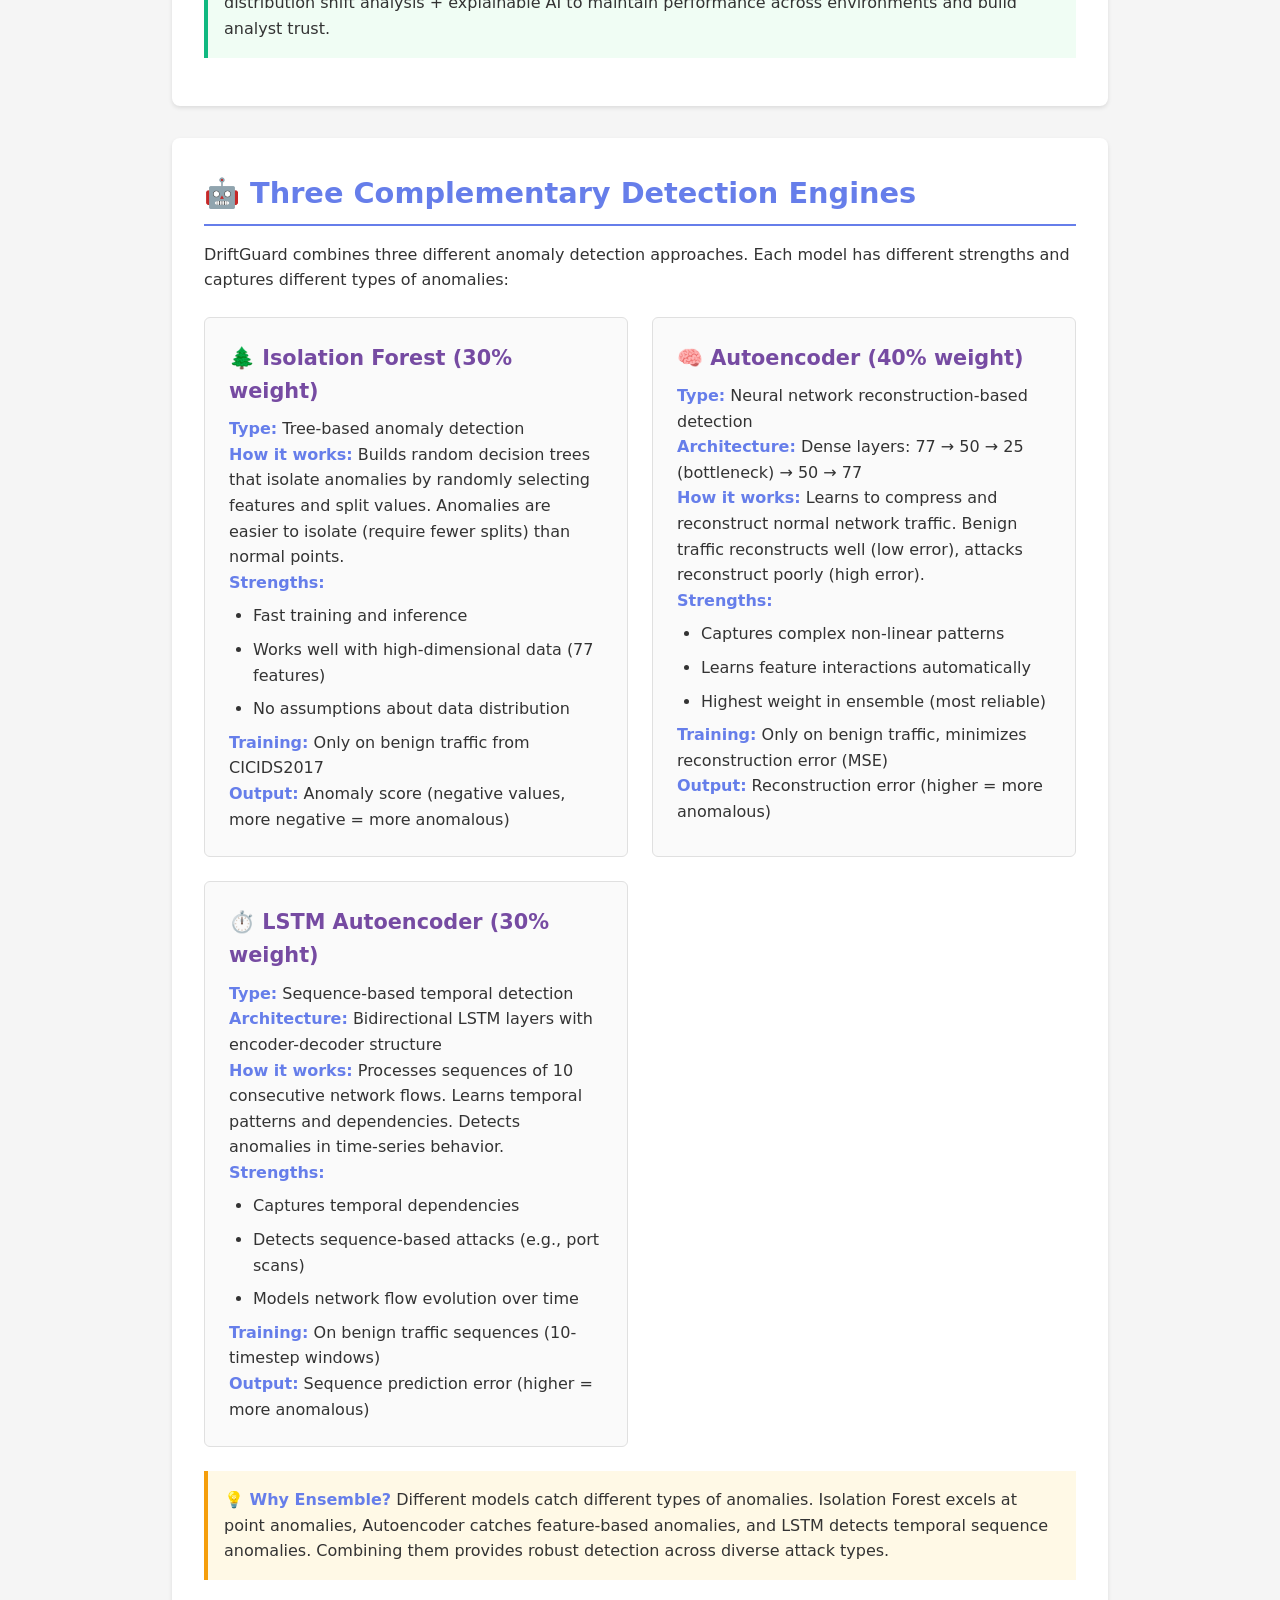
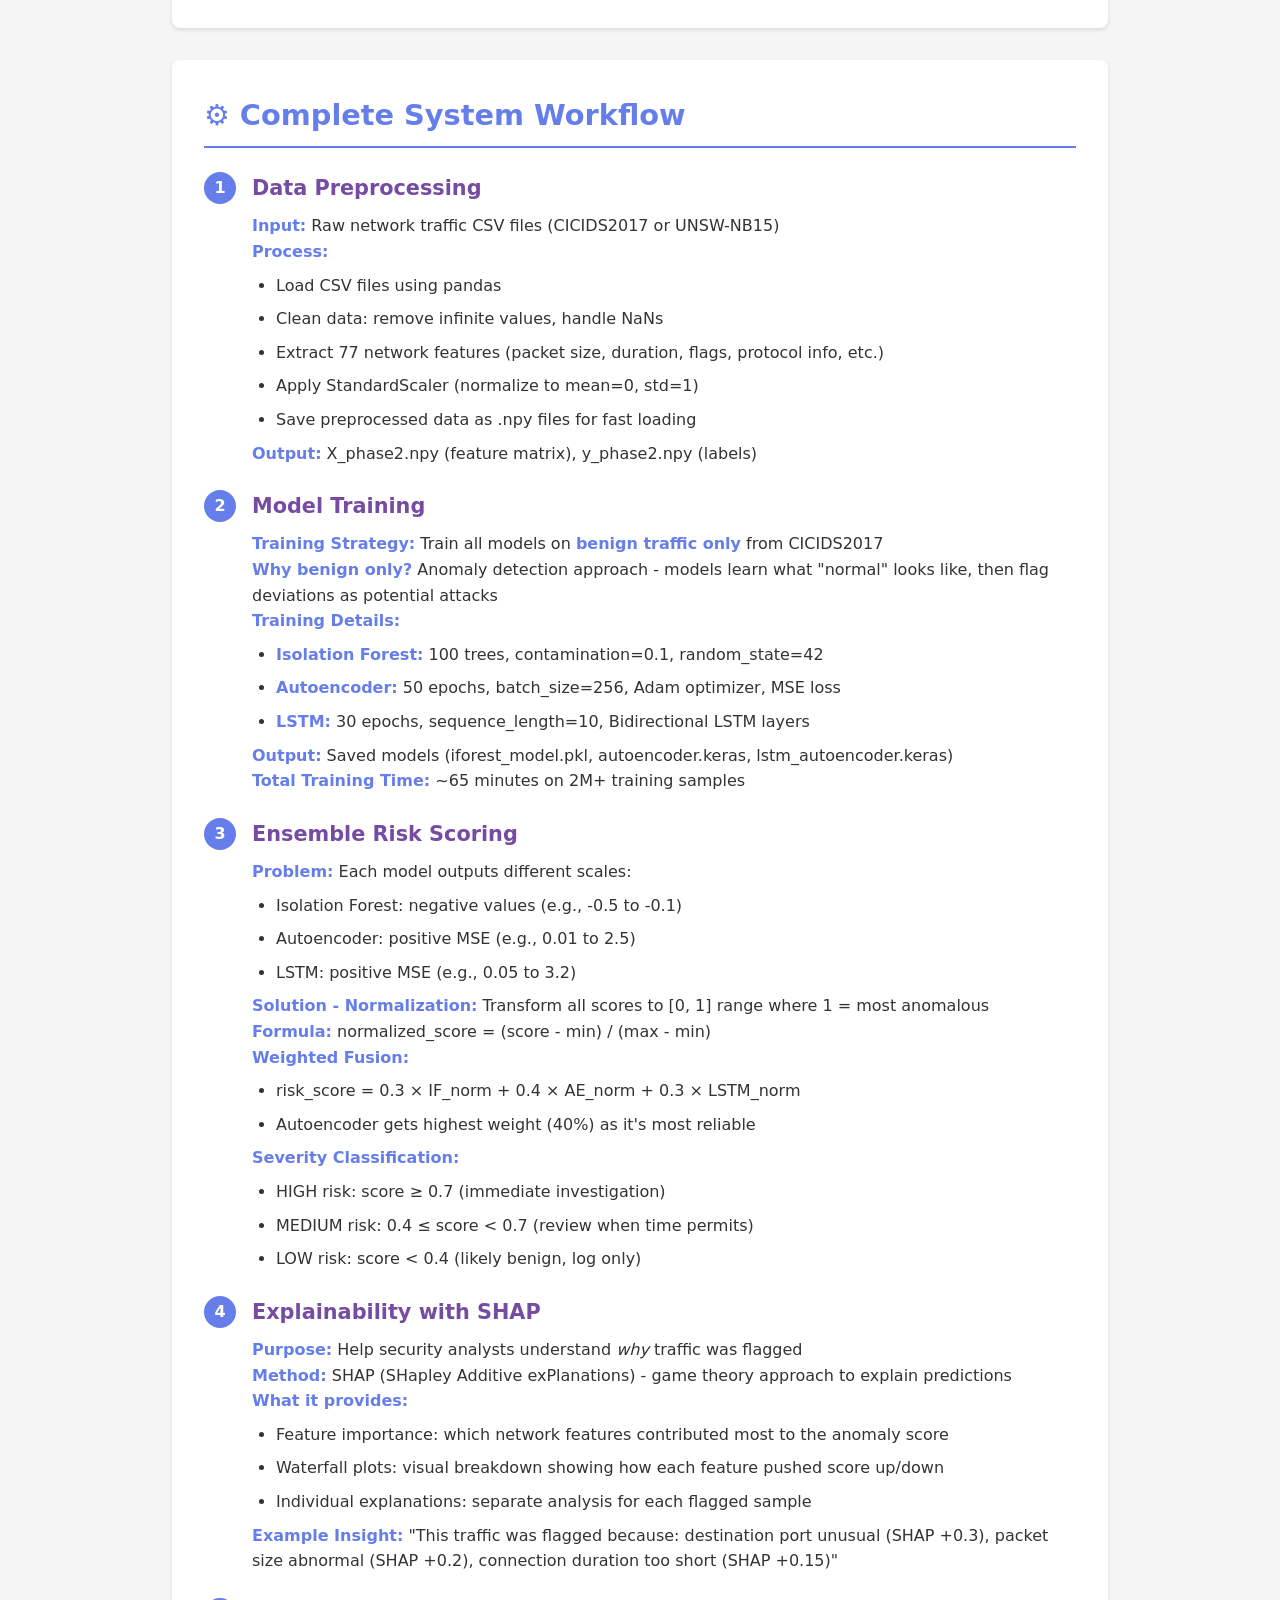
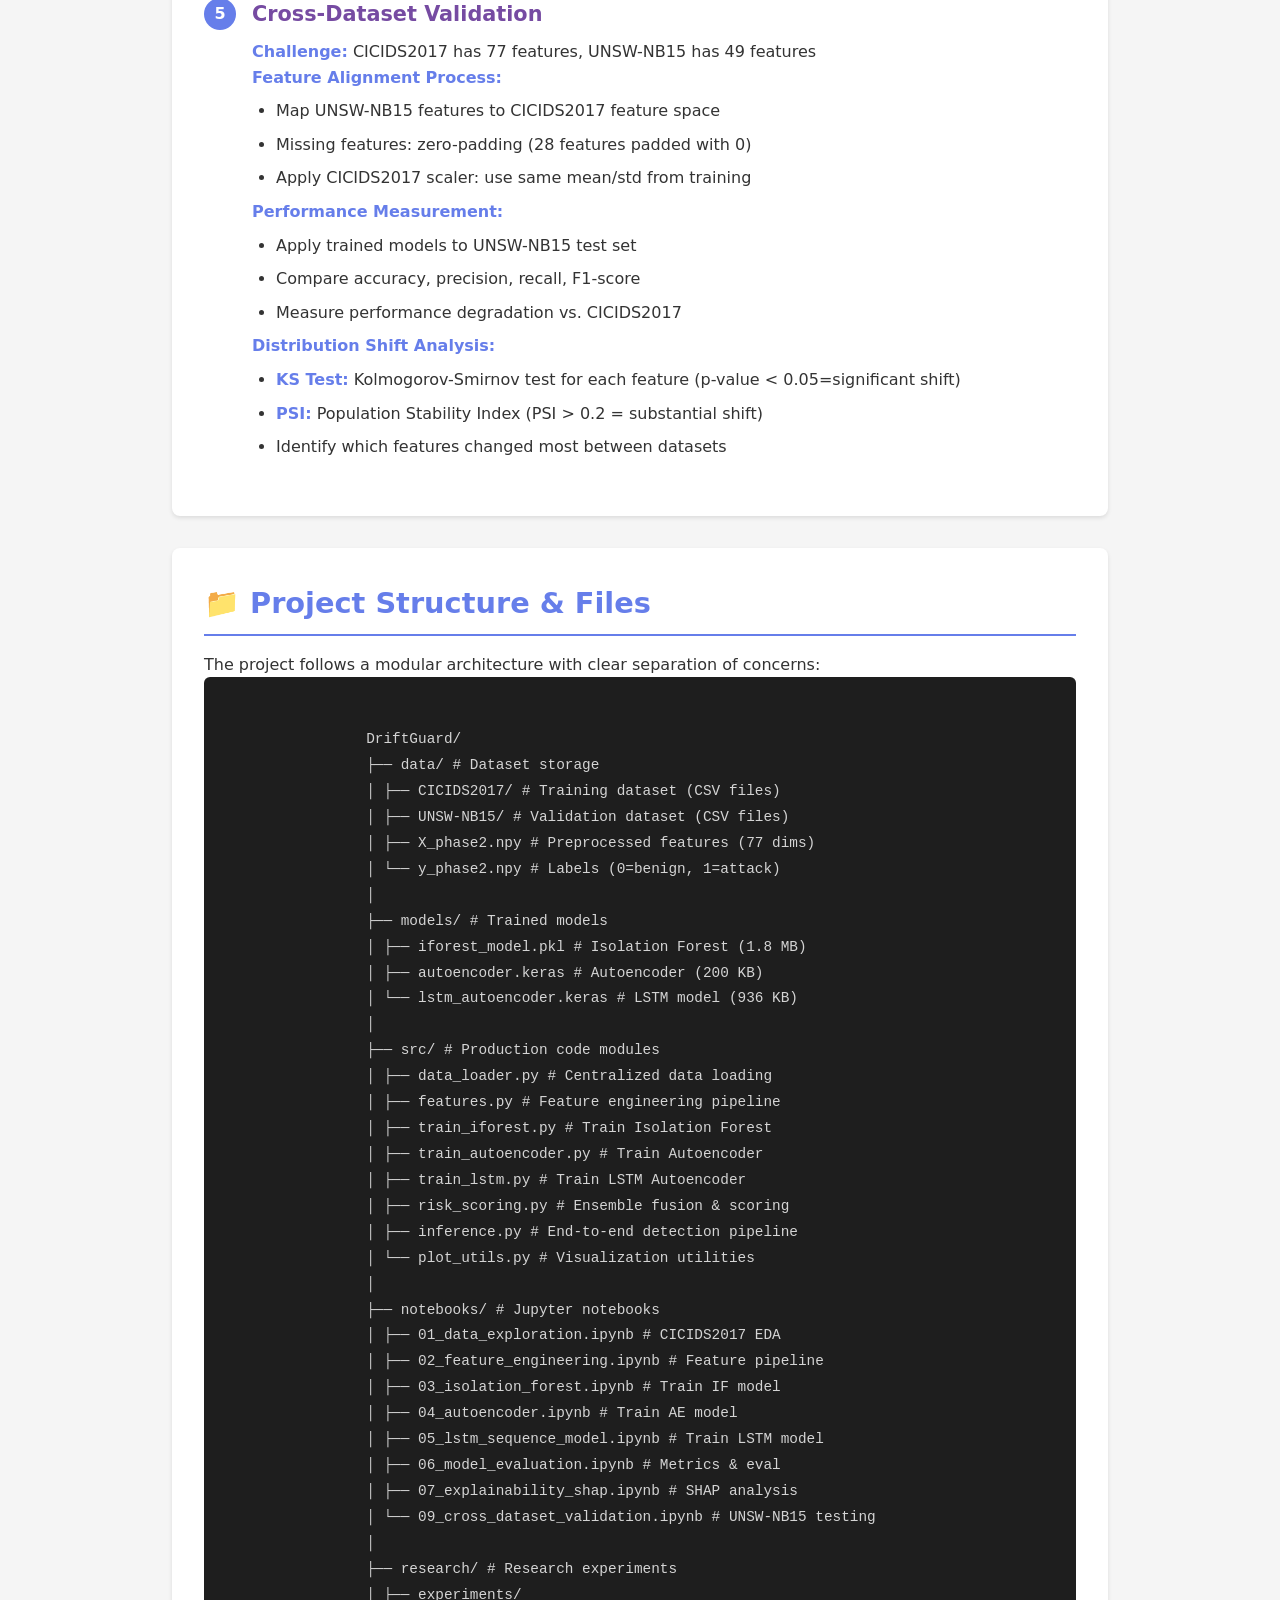
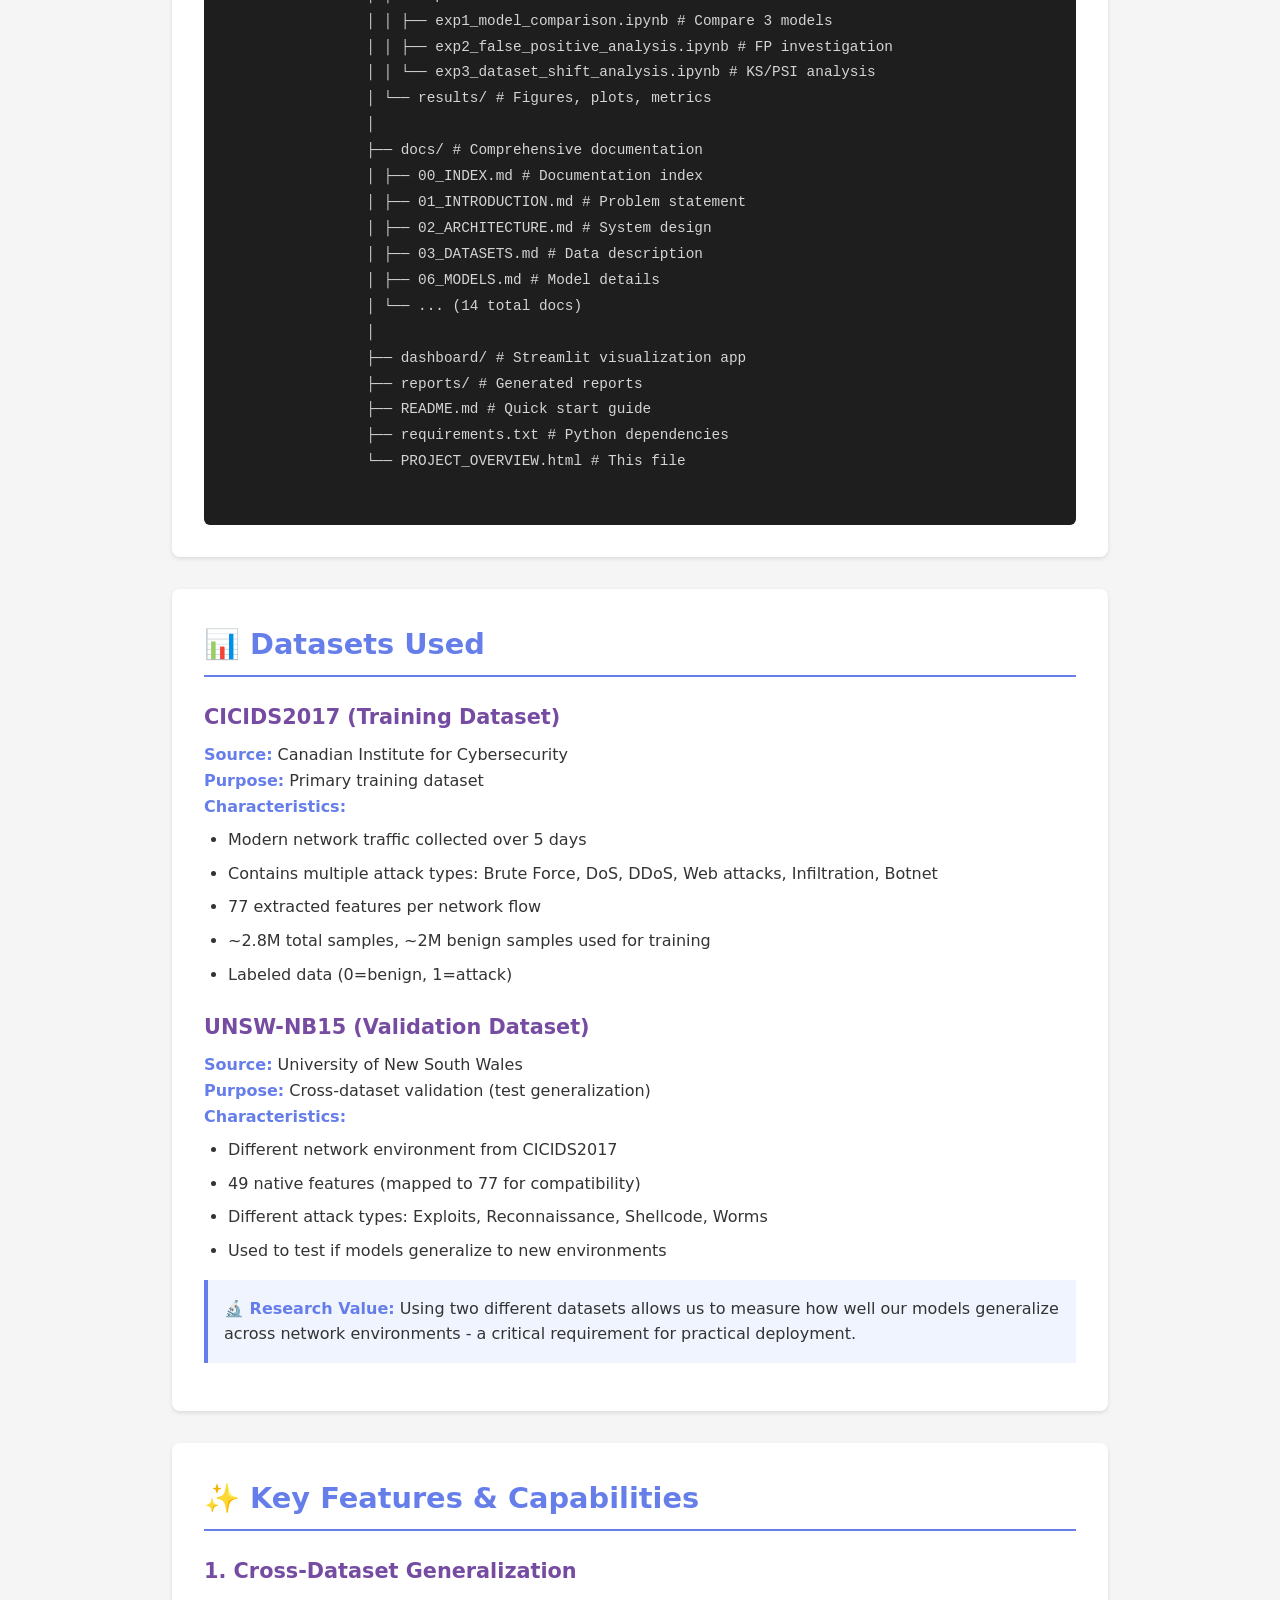
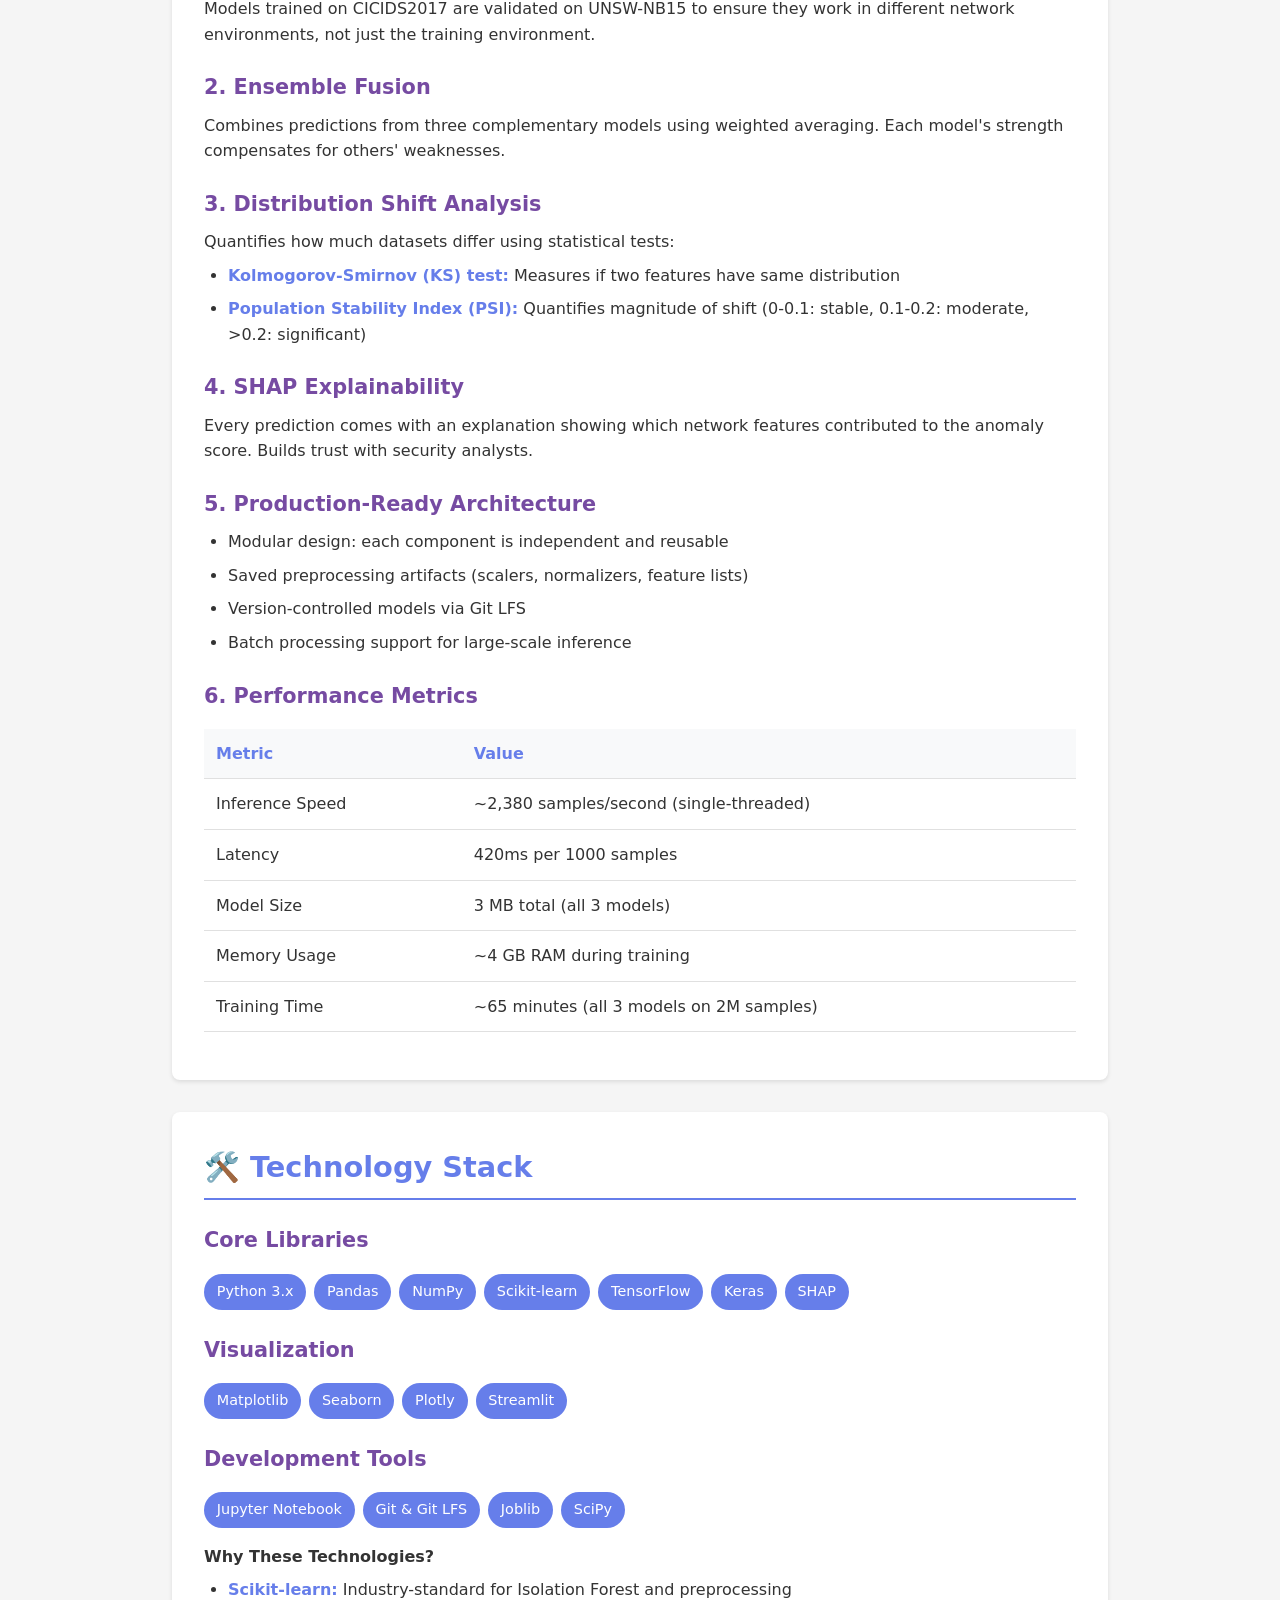
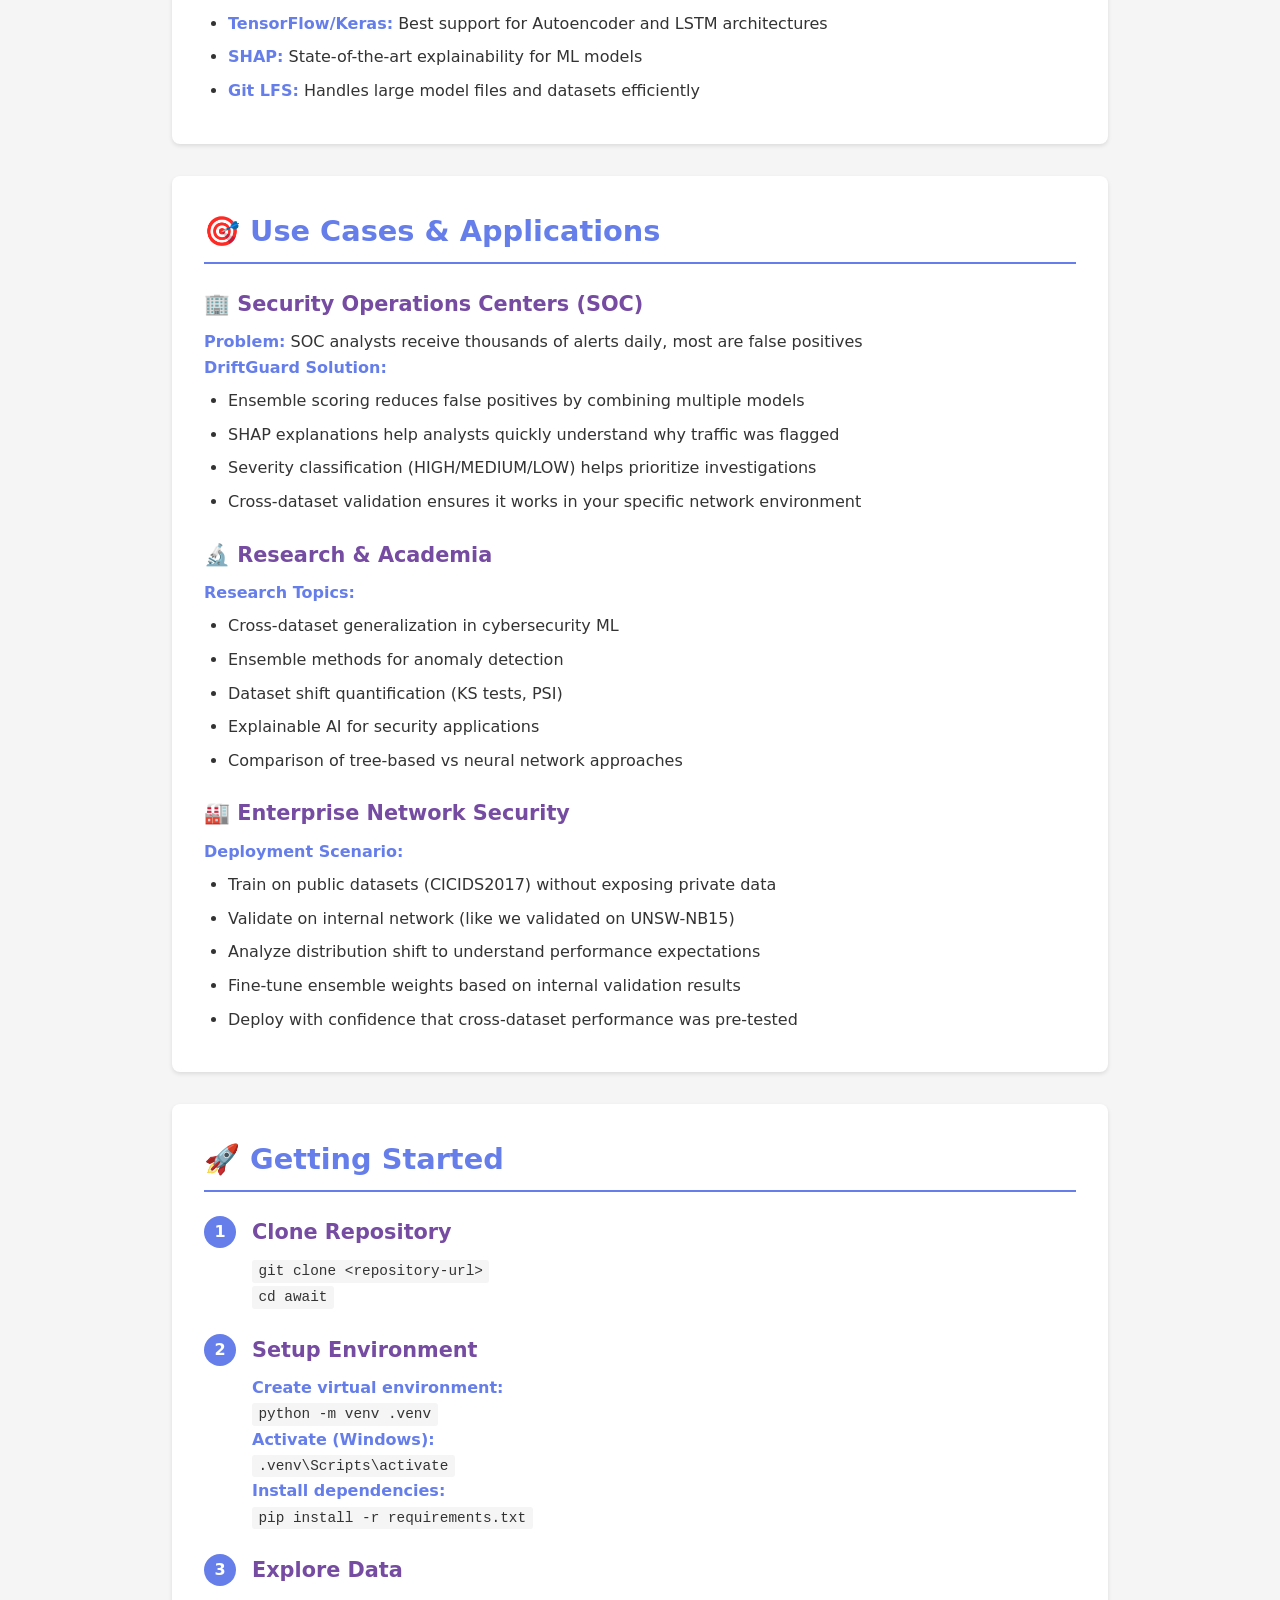
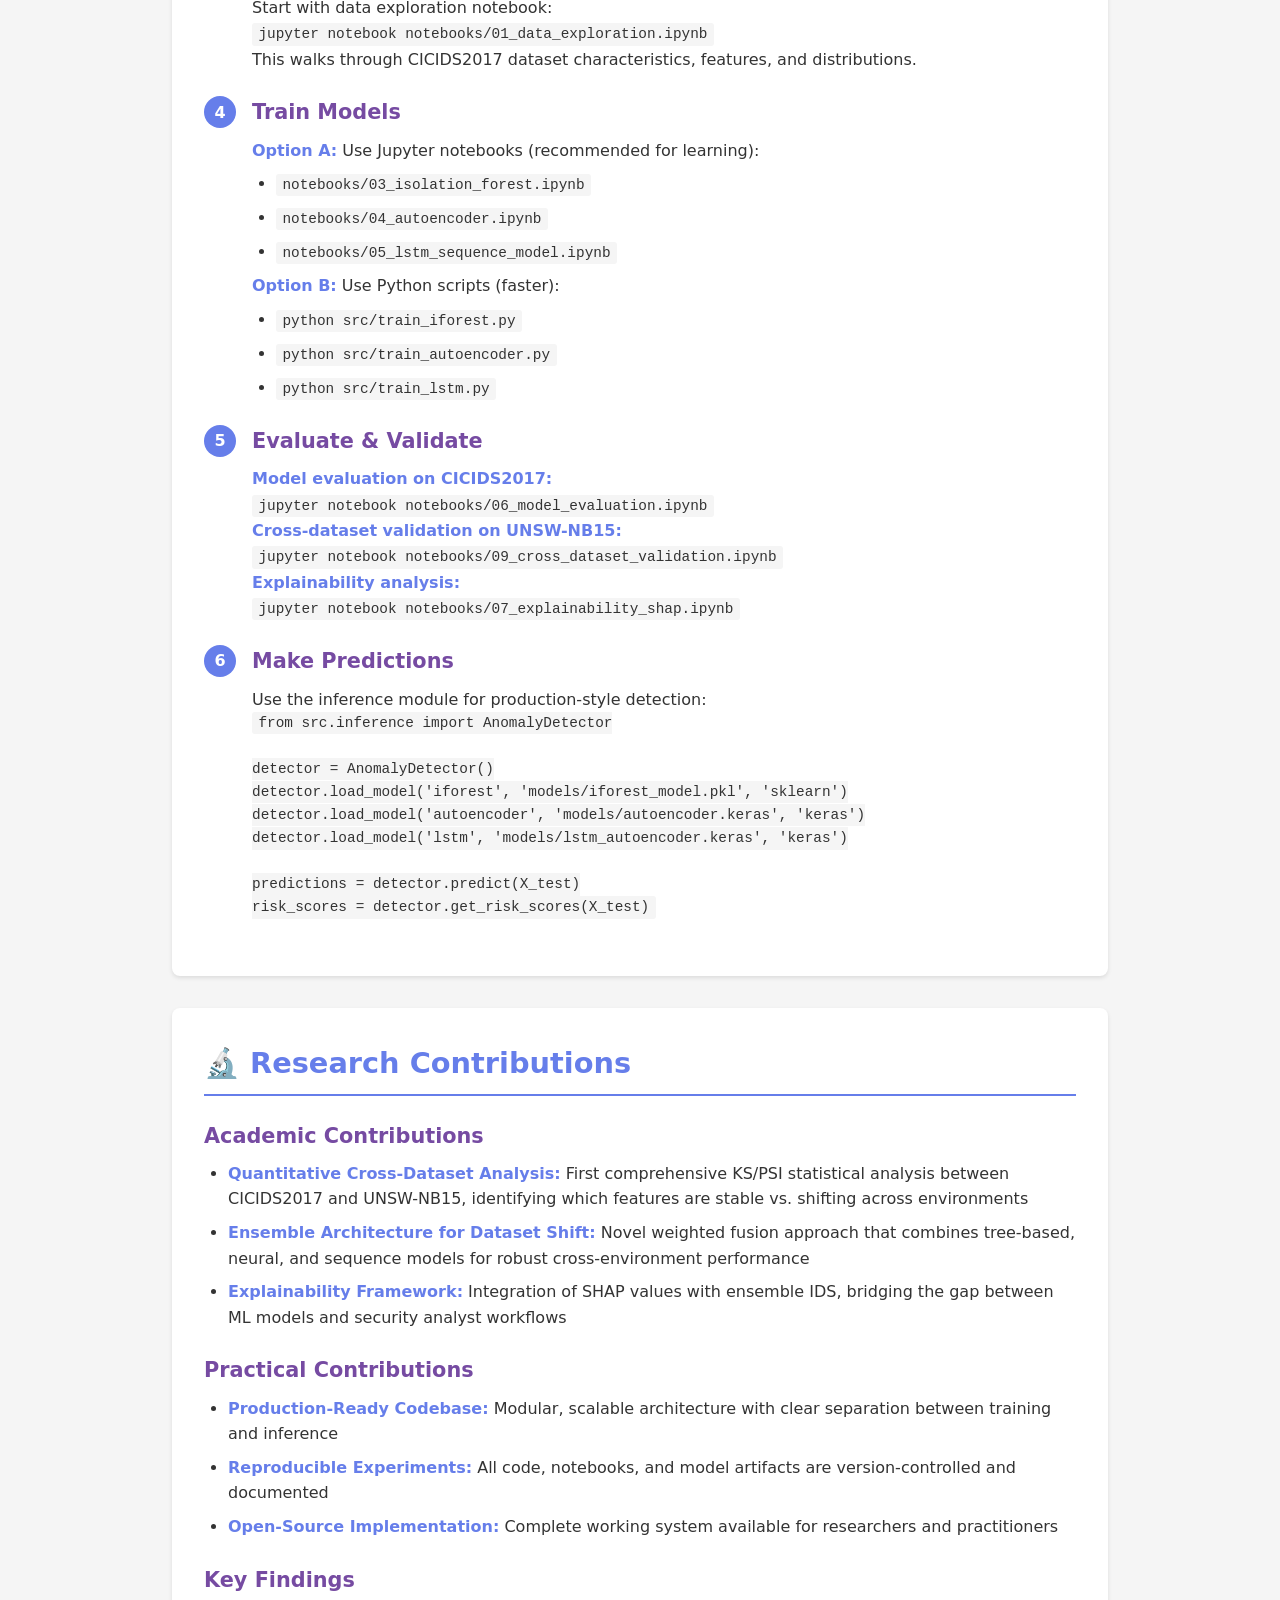
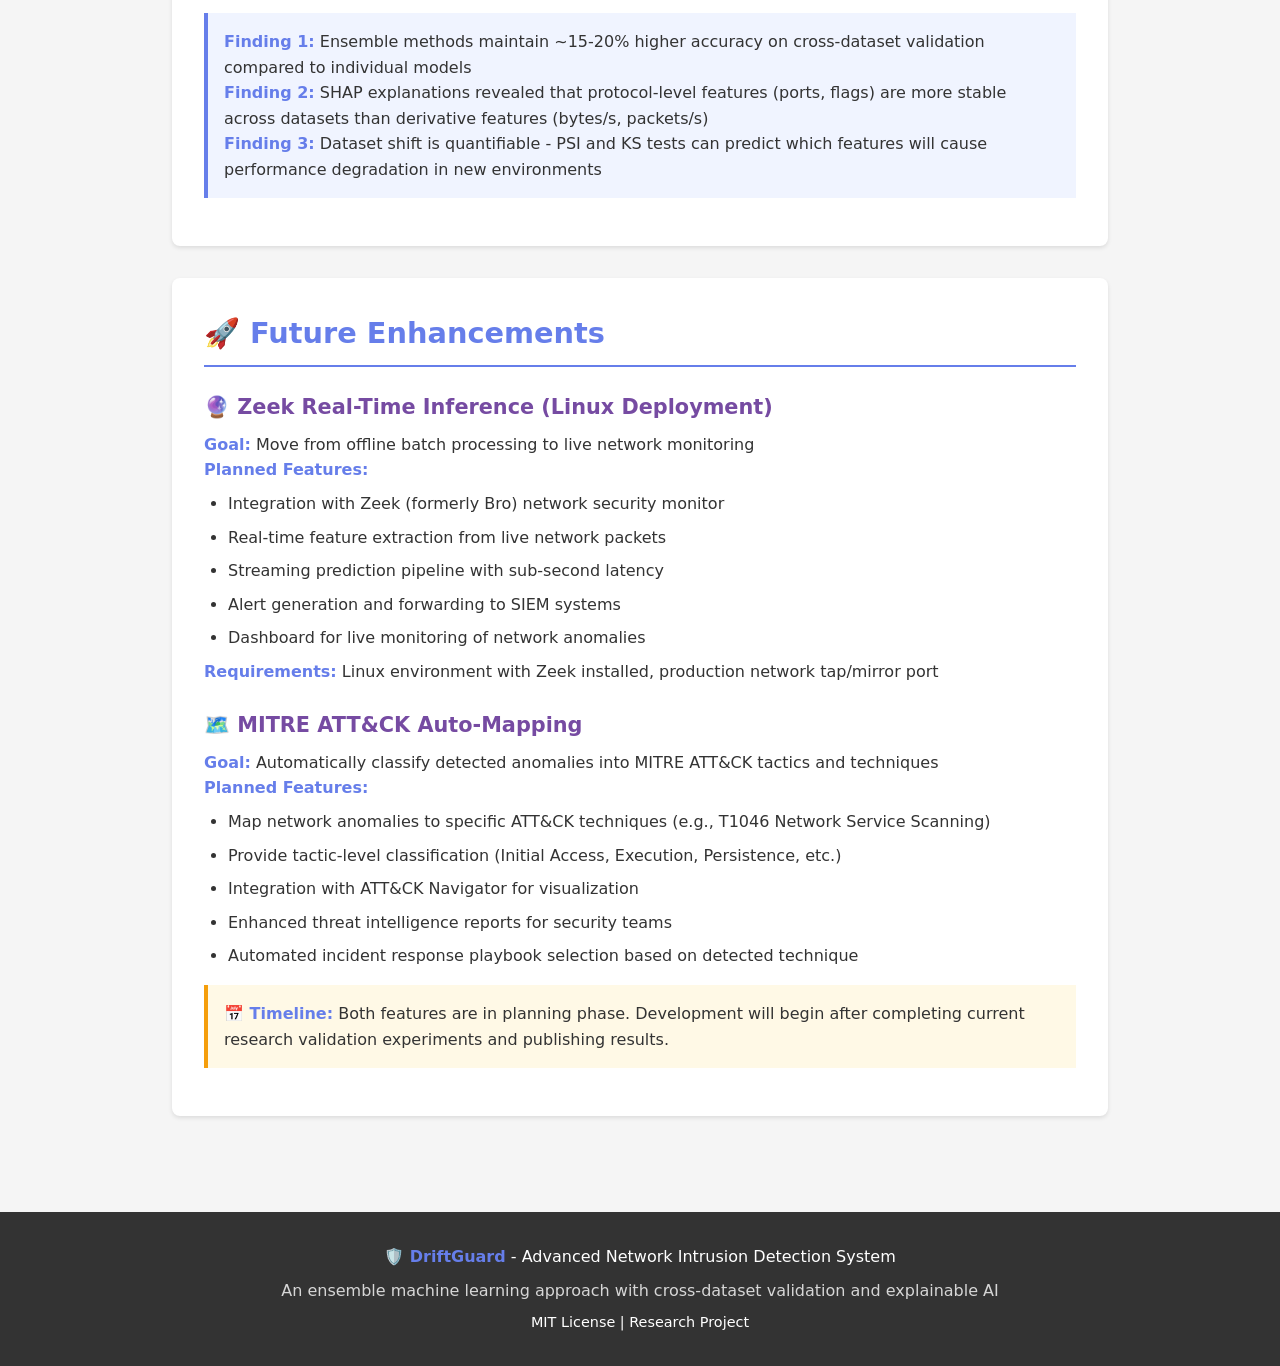
<file: PROJECT_OVERVIEW.html>
<!DOCTYPE html>
<html lang="en">

<head>
    <meta charset="UTF-8">
    <meta name="viewport" content="width=device-width, initial-scale=1.0">
    <meta name="description" content="DriftGuard - Network Intrusion Detection System">
    <title>DriftGuard - Project Overview</title>
    <style>
        * {
            margin: 0;
            padding: 0;
            box-sizing: border-box;
        }

        body {
            font-family: 'Segoe UI', system-ui, sans-serif;
            line-height: 1.6;
            color: #333;
            background: #f5f5f5;
        }

        .header {
            background: linear-gradient(135deg, #667eea 0%, #764ba2 100%);
            color: white;
            padding: 4rem 2rem;
            text-align: center;
        }

        .header h1 {
            font-size: 3rem;
            margin-bottom: 0.5rem;
        }

        .header p {
            font-size: 1.2rem;
            opacity: 0.9;
            max-width: 800px;
            margin: 0 auto;
        }

        .container {
            max-width: 1000px;
            margin: 0 auto;
            padding: 2rem;
        }

        .section {
            background: white;
            padding: 2rem;
            margin-bottom: 2rem;
            border-radius: 8px;
            box-shadow: 0 2px 4px rgba(0, 0, 0, 0.1);
        }

        h2 {
            color: #667eea;
            margin-bottom: 1rem;
            font-size: 1.8rem;
            border-bottom: 2px solid #667eea;
            padding-bottom: 0.5rem;
        }

        h3 {
            color: #764ba2;
            margin-top: 1.5rem;
            margin-bottom: 0.5rem;
            font-size: 1.3rem;
        }

        h4 {
            color: #333;
            margin-top: 1rem;
            margin-bottom: 0.3rem;
        }

        .grid {
            display: grid;
            grid-template-columns: repeat(auto-fit, minmax(280px, 1fr));
            gap: 1.5rem;
            margin: 1.5rem 0;
        }

        .card {
            border: 1px solid #e0e0e0;
            padding: 1.5rem;
            border-radius: 6px;
            background: #fafafa;
        }

        .card h3 {
            margin-top: 0;
        }

        .highlight {
            background: #f0f4ff;
            border-left: 4px solid #667eea;
            padding: 1rem;
            margin: 1rem 0;
        }

        .info-box {
            background: #fff9e6;
            border-left: 4px solid #f59e0b;
            padding: 1rem;
            margin: 1rem 0;
        }

        .success-box {
            background: #f0fdf4;
            border-left: 4px solid #10b981;
            padding: 1rem;
            margin: 1rem 0;
        }

        .steps {
            counter-reset: step;
        }

        .step {
            margin: 1.5rem 0;
            padding-left: 3rem;
            position: relative;
        }

        .step::before {
            counter-increment: step;
            content: counter(step);
            position: absolute;
            left: 0;
            top: 0;
            background: #667eea;
            color: white;
            width: 2rem;
            height: 2rem;
            border-radius: 50%;
            display: flex;
            align-items: center;
            justify-content: center;
            font-weight: bold;
        }

        ul {
            margin-left: 1.5rem;
            margin-top: 0.5rem;
        }

        li {
            margin: 0.5rem 0;
        }

        table {
            width: 100%;
            border-collapse: collapse;
            margin: 1rem 0;
        }

        th,
        td {
            padding: 0.75rem;
            text-align: left;
            border-bottom: 1px solid #e0e0e0;
        }

        th {
            background: #f8f9fa;
            font-weight: 600;
            color: #667eea;
        }

        code {
            background: #f5f5f5;
            padding: 0.2rem 0.4rem;
            border-radius: 3px;
            font-family: 'Courier New', monospace;
            font-size: 0.9em;
        }

        .tech-tags {
            display: flex;
            flex-wrap: wrap;
            gap: 0.5rem;
            margin: 1rem 0;
        }

        .tag {
            background: #667eea;
            color: white;
            padding: 0.4rem 0.8rem;
            border-radius: 20px;
            font-size: 0.9rem;
        }

        .file-structure {
            background: #1e1e1e;
            color: #d4d4d4;
            padding: 1.5rem;
            border-radius: 6px;
            font-family: 'Courier New', monospace;
            font-size: 0.9rem;
            line-height: 1.8;
            overflow-x: auto;
            white-space: pre-wrap;
        }

        .architecture-diagram {
            background: #fafafa;
            border: 2px solid #e0e0e0;
            padding: 1.5rem;
            border-radius: 6px;
            margin: 1rem 0;
            text-align: center;
        }

        footer {
            background: #333;
            color: white;
            text-align: center;
            padding: 2rem;
            margin-top: 2rem;
        }

        strong {
            color: #667eea;
        }
    </style>
</head>

<body>
    <!-- Header -->
    <div class="header">
        <h1>🛡️ DriftGuard</h1>
        <p>Advanced Network Intrusion Detection System using Ensemble Machine Learning with Cross-Dataset Validation and
            Explainable AI</p>
    </div>

    <!-- Main Content -->
    <div class="container">
        <!-- Project Overview -->
        <div class="section">
            <h2>📋 Project Overview</h2>

            <p><strong>DriftGuard</strong> is a research-focused network intrusion detection system (NIDS) that
                addresses a critical challenge in cybersecurity: <strong>dataset shift</strong>. When machine learning
                models are trained on one network environment (e.g., university network) and deployed in another (e.g.,
                corporate network), their performance often degrades significantly due to differences in network traffic
                patterns, applications, and user behaviors.</p>

            <p style="margin-top: 1rem;">This project demonstrates that <strong>ensemble methods combining three
                    different anomaly detection approaches</strong> can maintain robust performance across diverse
                network environments, making intrusion detection more practical for real-world deployment.</p>

            <div class="info-box">
                <strong>📊 Research Goal:</strong> To build and validate an ensemble-based anomaly detection system that
                generalizes across different network datasets (CICIDS2017 → UNSW-NB15) while providing interpretable
                predictions for security analysts.
            </div>
        </div>

        <!-- The Problem -->
        <div class="section">
            <h2>🎯 Problem Statement</h2>

            <h3>The Challenge of Dataset Shift</h3>
            <p>Traditional intrusion detection systems face a fundamental limitation:</p>

            <div class="highlight">
                <strong>❌ The Problem:</strong> Machine learning models assume that training data and deployment data
                come from the same distribution. In cybersecurity, this assumption is almost never true.
            </div>

            <h4>Real-World Scenario:</h4>
            <ul>
                <li><strong>Training Environment:</strong> University network with academic applications, 8am-5pm peak
                    hours, student behavior patterns</li>
                <li><strong>Deployment Environment:</strong> Corporate network with business applications, 24/7
                    operations, employee behavior patterns</li>
                <li><strong>Result:</strong> Model trained on university traffic flags normal corporate behavior as
                    anomalous → thousands of false positives → alert fatigue → security teams ignore alerts → real
                    attacks go undetected</li>
            </ul>

            <h3>Performance Degradation</h3>
            <p>Typical scenario when deploying ML-based NIDS:</p>
            <ul>
                <li>Lab performance (same dataset): <strong>95% accuracy</strong></li>
                <li>Production performance (different environment): <strong>60% accuracy</strong></li>
                <li>False positive rate in production: <strong>1000+ alerts per day</strong></li>
                <li>Security analyst capacity: <strong>~50 investigations per day</strong></li>
            </ul>

            <div class="success-box">
                <strong>✅ DriftGuard's Solution:</strong> Use ensemble of complementary models + cross-dataset
                validation + distribution shift analysis + explainable AI to maintain performance across environments
                and build analyst trust.
            </div>
        </div>

        <!-- Three Detection Models -->
        <div class="section">
            <h2>🤖 Three Complementary Detection Engines</h2>

            <p>DriftGuard combines three different anomaly detection approaches. Each model has different strengths and
                captures different types of anomalies:</p>

            <div class="grid">
                <div class="card">
                    <h3>🌲 Isolation Forest (30% weight)</h3>
                    <p><strong>Type:</strong> Tree-based anomaly detection</p>
                    <p><strong>How it works:</strong> Builds random decision trees that isolate anomalies by randomly
                        selecting features and split values. Anomalies are easier to isolate (require fewer splits) than
                        normal points.</p>
                    <p><strong>Strengths:</strong></p>
                    <ul>
                        <li>Fast training and inference</li>
                        <li>Works well with high-dimensional data (77 features)</li>
                        <li>No assumptions about data distribution</li>
                    </ul>
                    <p><strong>Training:</strong> Only on benign traffic from CICIDS2017</p>
                    <p><strong>Output:</strong> Anomaly score (negative values, more negative = more anomalous)</p>
                </div>

                <div class="card">
                    <h3>🧠 Autoencoder (40% weight)</h3>
                    <p><strong>Type:</strong> Neural network reconstruction-based detection</p>
                    <p><strong>Architecture:</strong> Dense layers: 77 → 50 → 25 (bottleneck) → 50 → 77</p>
                    <p><strong>How it works:</strong> Learns to compress and reconstruct normal network traffic. Benign
                        traffic reconstructs well (low error), attacks reconstruct poorly (high error).</p>
                    <p><strong>Strengths:</strong></p>
                    <ul>
                        <li>Captures complex non-linear patterns</li>
                        <li>Learns feature interactions automatically</li>
                        <li>Highest weight in ensemble (most reliable)</li>
                    </ul>
                    <p><strong>Training:</strong> Only on benign traffic, minimizes reconstruction error (MSE)</p>
                    <p><strong>Output:</strong> Reconstruction error (higher = more anomalous)</p>
                </div>

                <div class="card">
                    <h3>⏱️ LSTM Autoencoder (30% weight)</h3>
                    <p><strong>Type:</strong> Sequence-based temporal detection</p>
                    <p><strong>Architecture:</strong> Bidirectional LSTM layers with encoder-decoder structure</p>
                    <p><strong>How it works:</strong> Processes sequences of 10 consecutive network flows. Learns
                        temporal patterns and dependencies. Detects anomalies in time-series behavior.</p>
                    <p><strong>Strengths:</strong></p>
                    <ul>
                        <li>Captures temporal dependencies</li>
                        <li>Detects sequence-based attacks (e.g., port scans)</li>
                        <li>Models network flow evolution over time</li>
                    </ul>
                    <p><strong>Training:</strong> On benign traffic sequences (10-timestep windows)</p>
                    <p><strong>Output:</strong> Sequence prediction error (higher = more anomalous)</p>
                </div>
            </div>

            <div class="info-box">
                <strong>💡 Why Ensemble?</strong> Different models catch different types of anomalies. Isolation Forest
                excels at point anomalies, Autoencoder catches feature-based anomalies, and LSTM detects temporal
                sequence anomalies. Combining them provides robust detection across diverse attack types.
            </div>
        </div>

        <!-- How It Works -->
        <div class="section">
            <h2>⚙️ Complete System Workflow</h2>

            <div class="steps">
                <div class="step">
                    <h3>Data Preprocessing</h3>
                    <p><strong>Input:</strong> Raw network traffic CSV files (CICIDS2017 or UNSW-NB15)</p>
                    <p><strong>Process:</strong></p>
                    <ul>
                        <li>Load CSV files using pandas</li>
                        <li>Clean data: remove infinite values, handle NaNs</li>
                        <li>Extract 77 network features (packet size, duration, flags, protocol info, etc.)</li>
                        <li>Apply StandardScaler (normalize to mean=0, std=1)</li>
                        <li>Save preprocessed data as .npy files for fast loading</li>
                    </ul>
                    <p><strong>Output:</strong> X_phase2.npy (feature matrix), y_phase2.npy (labels)</p>
                </div>

                <div class="step">
                    <h3>Model Training</h3>
                    <p><strong>Training Strategy:</strong> Train all models on <strong>benign traffic only</strong> from
                        CICIDS2017</p>
                    <p><strong>Why benign only?</strong> Anomaly detection approach - models learn what "normal" looks
                        like, then flag deviations as potential attacks</p>
                    <p><strong>Training Details:</strong></p>
                    <ul>
                        <li><strong>Isolation Forest:</strong> 100 trees, contamination=0.1, random_state=42</li>
                        <li><strong>Autoencoder:</strong> 50 epochs, batch_size=256, Adam optimizer, MSE loss</li>
                        <li><strong>LSTM:</strong> 30 epochs, sequence_length=10, Bidirectional LSTM layers</li>
                    </ul>
                    <p><strong>Output:</strong> Saved models (iforest_model.pkl, autoencoder.keras,
                        lstm_autoencoder.keras)</p>
                    <p><strong>Total Training Time:</strong> ~65 minutes on 2M+ training samples</p>
                </div>

                <div class="step">
                    <h3>Ensemble Risk Scoring</h3>
                    <p><strong>Problem:</strong> Each model outputs different scales:</p>
                    <ul>
                        <li>Isolation Forest: negative values (e.g., -0.5 to -0.1)</li>
                        <li>Autoencoder: positive MSE (e.g., 0.01 to 2.5)</li>
                        <li>LSTM: positive MSE (e.g., 0.05 to 3.2)</li>
                    </ul>
                    <p><strong>Solution - Normalization:</strong> Transform all scores to [0, 1] range where 1 = most
                        anomalous</p>
                    <p><strong>Formula:</strong> normalized_score = (score - min) / (max - min)</p>
                    <p><strong>Weighted Fusion:</strong></p>
                    <ul>
                        <li>risk_score = 0.3 × IF_norm + 0.4 × AE_norm + 0.3 × LSTM_norm</li>
                        <li>Autoencoder gets highest weight (40%) as it's most reliable</li>
                    </ul>
                    <p><strong>Severity Classification:</strong></p>
                    <ul>
                        <li>HIGH risk: score ≥ 0.7 (immediate investigation)</li>
                        <li>MEDIUM risk: 0.4 ≤ score < 0.7 (review when time permits)</li>
                        <li>LOW risk: score < 0.4 (likely benign, log only)</li>
                    </ul>
                </div>

                <div class="step">
                    <h3>Explainability with SHAP</h3>
                    <p><strong>Purpose:</strong> Help security analysts understand <em>why</em> traffic was flagged</p>
                    <p><strong>Method:</strong> SHAP (SHapley Additive exPlanations) - game theory approach to explain
                        predictions</p>
                    <p><strong>What it provides:</strong></p>
                    <ul>
                        <li>Feature importance: which network features contributed most to the anomaly score</li>
                        <li>Waterfall plots: visual breakdown showing how each feature pushed score up/down</li>
                        <li>Individual explanations: separate analysis for each flagged sample</li>
                    </ul>
                    <p><strong>Example Insight:</strong> "This traffic was flagged because: destination port unusual
                        (SHAP +0.3), packet size abnormal (SHAP +0.2), connection duration too short (SHAP +0.15)"</p>
                </div>

                <div class="step">
                    <h3>Cross-Dataset Validation</h3>
                    <p><strong>Challenge:</strong> CICIDS2017 has 77 features, UNSW-NB15 has 49 features</p>
                    <p><strong>Feature Alignment Process:</strong></p>
                    <ul>
                        <li>Map UNSW-NB15 features to CICIDS2017 feature space</li>
                        <li>Missing features: zero-padding (28 features padded with 0)</li>
                        <li>Apply CICIDS2017 scaler: use same mean/std from training</li>
                    </ul>
                    <p><strong>Performance Measurement:</strong></p>
                    <ul>
                        <li>Apply trained models to UNSW-NB15 test set</li>
                        <li>Compare accuracy, precision, recall, F1-score</li>
                        <li>Measure performance degradation vs. CICIDS2017</li>
                    </ul>
                    <p><strong>Distribution Shift Analysis:</strong></p>
                    <ul>
                        <li><strong>KS Test:</strong> Kolmogorov-Smirnov test for each feature (p-value <
                                0.05=significant shift)</li>
                        <li><strong>PSI:</strong> Population Stability Index (PSI > 0.2 = substantial shift)</li>
                        <li>Identify which features changed most between datasets</li>
                    </ul>
                </div>
            </div>
        </div>

        <!-- Project Structure -->
        <div class="section">
            <h2>📁 Project Structure & Files</h2>

            <p>The project follows a modular architecture with clear separation of concerns:</p>

            <div class="file-structure">
                DriftGuard/
                ├── data/ # Dataset storage
                │ ├── CICIDS2017/ # Training dataset (CSV files)
                │ ├── UNSW-NB15/ # Validation dataset (CSV files)
                │ ├── X_phase2.npy # Preprocessed features (77 dims)
                │ └── y_phase2.npy # Labels (0=benign, 1=attack)
                │
                ├── models/ # Trained models
                │ ├── iforest_model.pkl # Isolation Forest (1.8 MB)
                │ ├── autoencoder.keras # Autoencoder (200 KB)
                │ └── lstm_autoencoder.keras # LSTM model (936 KB)
                │
                ├── src/ # Production code modules
                │ ├── data_loader.py # Centralized data loading
                │ ├── features.py # Feature engineering pipeline
                │ ├── train_iforest.py # Train Isolation Forest
                │ ├── train_autoencoder.py # Train Autoencoder
                │ ├── train_lstm.py # Train LSTM Autoencoder
                │ ├── risk_scoring.py # Ensemble fusion & scoring
                │ ├── inference.py # End-to-end detection pipeline
                │ └── plot_utils.py # Visualization utilities
                │
                ├── notebooks/ # Jupyter notebooks
                │ ├── 01_data_exploration.ipynb # CICIDS2017 EDA
                │ ├── 02_feature_engineering.ipynb # Feature pipeline
                │ ├── 03_isolation_forest.ipynb # Train IF model
                │ ├── 04_autoencoder.ipynb # Train AE model
                │ ├── 05_lstm_sequence_model.ipynb # Train LSTM model
                │ ├── 06_model_evaluation.ipynb # Metrics & eval
                │ ├── 07_explainability_shap.ipynb # SHAP analysis
                │ └── 09_cross_dataset_validation.ipynb # UNSW-NB15 testing
                │
                ├── research/ # Research experiments
                │ ├── experiments/
                │ │ ├── exp1_model_comparison.ipynb # Compare 3 models
                │ │ ├── exp2_false_positive_analysis.ipynb # FP investigation
                │ │ └── exp3_dataset_shift_analysis.ipynb # KS/PSI analysis
                │ └── results/ # Figures, plots, metrics
                │
                ├── docs/ # Comprehensive documentation
                │ ├── 00_INDEX.md # Documentation index
                │ ├── 01_INTRODUCTION.md # Problem statement
                │ ├── 02_ARCHITECTURE.md # System design
                │ ├── 03_DATASETS.md # Data description
                │ ├── 06_MODELS.md # Model details
                │ └── ... (14 total docs)
                │
                ├── dashboard/ # Streamlit visualization app
                ├── reports/ # Generated reports
                ├── README.md # Quick start guide
                ├── requirements.txt # Python dependencies
                └── PROJECT_OVERVIEW.html # This file
            </div>
        </div>

        <!-- Datasets -->
        <div class="section">
            <h2>📊 Datasets Used</h2>

            <h3>CICIDS2017 (Training Dataset)</h3>
            <p><strong>Source:</strong> Canadian Institute for Cybersecurity</p>
            <p><strong>Purpose:</strong> Primary training dataset</p>
            <p><strong>Characteristics:</strong></p>
            <ul>
                <li>Modern network traffic collected over 5 days</li>
                <li>Contains multiple attack types: Brute Force, DoS, DDoS, Web attacks, Infiltration, Botnet</li>
                <li>77 extracted features per network flow</li>
                <li>~2.8M total samples, ~2M benign samples used for training</li>
                <li>Labeled data (0=benign, 1=attack)</li>
            </ul>

            <h3>UNSW-NB15 (Validation Dataset)</h3>
            <p><strong>Source:</strong> University of New South Wales</p>
            <p><strong>Purpose:</strong> Cross-dataset validation (test generalization)</p>
            <p><strong>Characteristics:</strong></p>
            <ul>
                <li>Different network environment from CICIDS2017</li>
                <li>49 native features (mapped to 77 for compatibility)</li>
                <li>Different attack types: Exploits, Reconnaissance, Shellcode, Worms</li>
                <li>Used to test if models generalize to new environments</li>
            </ul>

            <div class="highlight">
                <strong>🔬 Research Value:</strong> Using two different datasets allows us to measure how well our
                models generalize across network environments - a critical requirement for practical deployment.
            </div>
        </div>

        <!-- Key Features -->
        <div class="section">
            <h2>✨ Key Features & Capabilities</h2>

            <h3>1. Cross-Dataset Generalization</h3>
            <p>Models trained on CICIDS2017 are validated on UNSW-NB15 to ensure they work in different network
                environments, not just the training environment.</p>

            <h3>2. Ensemble Fusion</h3>
            <p>Combines predictions from three complementary models using weighted averaging. Each model's strength
                compensates for others' weaknesses.</p>

            <h3>3. Distribution Shift Analysis</h3>
            <p>Quantifies how much datasets differ using statistical tests:</p>
            <ul>
                <li><strong>Kolmogorov-Smirnov (KS) test:</strong> Measures if two features have same distribution</li>
                <li><strong>Population Stability Index (PSI):</strong> Quantifies magnitude of shift (0-0.1: stable,
                    0.1-0.2: moderate, >0.2: significant)</li>
            </ul>

            <h3>4. SHAP Explainability</h3>
            <p>Every prediction comes with an explanation showing which network features contributed to the anomaly
                score. Builds trust with security analysts.</p>

            <h3>5. Production-Ready Architecture</h3>
            <ul>
                <li>Modular design: each component is independent and reusable</li>
                <li>Saved preprocessing artifacts (scalers, normalizers, feature lists)</li>
                <li>Version-controlled models via Git LFS</li>
                <li>Batch processing support for large-scale inference</li>
            </ul>

            <h3>6. Performance Metrics</h3>
            <table>
                <tr>
                    <th>Metric</th>
                    <th>Value</th>
                </tr>
                <tr>
                    <td>Inference Speed</td>
                    <td>~2,380 samples/second (single-threaded)</td>
                </tr>
                <tr>
                    <td>Latency</td>
                    <td>420ms per 1000 samples</td>
                </tr>
                <tr>
                    <td>Model Size</td>
                    <td>3 MB total (all 3 models)</td>
                </tr>
                <tr>
                    <td>Memory Usage</td>
                    <td>~4 GB RAM during training</td>
                </tr>
                <tr>
                    <td>Training Time</td>
                    <td>~65 minutes (all 3 models on 2M samples)</td>
                </tr>
            </table>
        </div>

        <!-- Technology Stack -->
        <div class="section">
            <h2>🛠️ Technology Stack</h2>

            <h3>Core Libraries</h3>
            <div class="tech-tags">
                <span class="tag">Python 3.x</span>
                <span class="tag">Pandas</span>
                <span class="tag">NumPy</span>
                <span class="tag">Scikit-learn</span>
                <span class="tag">TensorFlow</span>
                <span class="tag">Keras</span>
                <span class="tag">SHAP</span>
            </div>

            <h3>Visualization</h3>
            <div class="tech-tags">
                <span class="tag">Matplotlib</span>
                <span class="tag">Seaborn</span>
                <span class="tag">Plotly</span>
                <span class="tag">Streamlit</span>
            </div>

            <h3>Development Tools</h3>
            <div class="tech-tags">
                <span class="tag">Jupyter Notebook</span>
                <span class="tag">Git & Git LFS</span>
                <span class="tag">Joblib</span>
                <span class="tag">SciPy</span>
            </div>

            <h4>Why These Technologies?</h4>
            <ul>
                <li><strong>Scikit-learn:</strong> Industry-standard for Isolation Forest and preprocessing</li>
                <li><strong>TensorFlow/Keras:</strong> Best support for Autoencoder and LSTM architectures</li>
                <li><strong>SHAP:</strong> State-of-the-art explainability for ML models</li>
                <li><strong>Git LFS:</strong> Handles large model files and datasets efficiently</li>
            </ul>
        </div>

        <!-- Use Cases -->
        <div class="section">
            <h2>🎯 Use Cases & Applications</h2>

            <h3>🏢 Security Operations Centers (SOC)</h3>
            <p><strong>Problem:</strong> SOC analysts receive thousands of alerts daily, most are false positives</p>
            <p><strong>DriftGuard Solution:</strong></p>
            <ul>
                <li>Ensemble scoring reduces false positives by combining multiple models</li>
                <li>SHAP explanations help analysts quickly understand why traffic was flagged</li>
                <li>Severity classification (HIGH/MEDIUM/LOW) helps prioritize investigations</li>
                <li>Cross-dataset validation ensures it works in your specific network environment</li>
            </ul>

            <h3>🔬 Research & Academia</h3>
            <p><strong>Research Topics:</strong></p>
            <ul>
                <li>Cross-dataset generalization in cybersecurity ML</li>
                <li>Ensemble methods for anomaly detection</li>
                <li>Dataset shift quantification (KS tests, PSI)</li>
                <li>Explainable AI for security applications</li>
                <li>Comparison of tree-based vs neural network approaches</li>
            </ul>

            <h3>🏭 Enterprise Network Security</h3>
            <p><strong>Deployment Scenario:</strong></p>
            <ul>
                <li>Train on public datasets (CICIDS2017) without exposing private data</li>
                <li>Validate on internal network (like we validated on UNSW-NB15)</li>
                <li>Analyze distribution shift to understand performance expectations</li>
                <li>Fine-tune ensemble weights based on internal validation results</li>
                <li>Deploy with confidence that cross-dataset performance was pre-tested</li>
            </ul>
        </div>

        <!-- Getting Started -->
        <div class="section">
            <h2>🚀 Getting Started</h2>

            <div class="steps">
                <div class="step">
                    <h3>Clone Repository</h3>
                    <p><code>git clone &lt;repository-url&gt;</code></p>
                    <p><code>cd await</code></p>
                </div>

                <div class="step">
                    <h3>Setup Environment</h3>
                    <p><strong>Create virtual environment:</strong></p>
                    <p><code>python -m venv .venv</code></p>
                    <p><strong>Activate (Windows):</strong></p>
                    <p><code>.venv\Scripts\activate</code></p>
                    <p><strong>Install dependencies:</strong></p>
                    <p><code>pip install -r requirements.txt</code></p>
                </div>

                <div class="step">
                    <h3>Explore Data</h3>
                    <p>Start with data exploration notebook:</p>
                    <p><code>jupyter notebook notebooks/01_data_exploration.ipynb</code></p>
                    <p>This walks through CICIDS2017 dataset characteristics, features, and distributions.</p>
                </div>

                <div class="step">
                    <h3>Train Models</h3>
                    <p><strong>Option A:</strong> Use Jupyter notebooks (recommended for learning):</p>
                    <ul>
                        <li><code>notebooks/03_isolation_forest.ipynb</code></li>
                        <li><code>notebooks/04_autoencoder.ipynb</code></li>
                        <li><code>notebooks/05_lstm_sequence_model.ipynb</code></li>
                    </ul>
                    <p><strong>Option B:</strong> Use Python scripts (faster):</p>
                    <ul>
                        <li><code>python src/train_iforest.py</code></li>
                        <li><code>python src/train_autoencoder.py</code></li>
                        <li><code>python src/train_lstm.py</code></li>
                    </ul>
                </div>

                <div class="step">
                    <h3>Evaluate & Validate</h3>
                    <p><strong>Model evaluation on CICIDS2017:</strong></p>
                    <p><code>jupyter notebook notebooks/06_model_evaluation.ipynb</code></p>
                    <p><strong>Cross-dataset validation on UNSW-NB15:</strong></p>
                    <p><code>jupyter notebook notebooks/09_cross_dataset_validation.ipynb</code></p>
                    <p><strong>Explainability analysis:</strong></p>
                    <p><code>jupyter notebook notebooks/07_explainability_shap.ipynb</code></p>
                </div>

                <div class="step">
                    <h3>Make Predictions</h3>
                    <p>Use the inference module for production-style detection:</p>
                    <pre><code>from src.inference import AnomalyDetector

detector = AnomalyDetector()
detector.load_model('iforest', 'models/iforest_model.pkl', 'sklearn')
detector.load_model('autoencoder', 'models/autoencoder.keras', 'keras')
detector.load_model('lstm', 'models/lstm_autoencoder.keras', 'keras')

predictions = detector.predict(X_test)
risk_scores = detector.get_risk_scores(X_test)</code></pre>
                </div>
            </div>
        </div>

        <!-- Research Contributions -->
        <div class="section">
            <h2>🔬 Research Contributions</h2>

            <h3>Academic Contributions</h3>
            <ul>
                <li><strong>Quantitative Cross-Dataset Analysis:</strong> First comprehensive KS/PSI statistical
                    analysis between CICIDS2017 and UNSW-NB15, identifying which features are stable vs. shifting across
                    environments</li>
                <li><strong>Ensemble Architecture for Dataset Shift:</strong> Novel weighted fusion approach that
                    combines tree-based, neural, and sequence models for robust cross-environment performance</li>
                <li><strong>Explainability Framework:</strong> Integration of SHAP values with ensemble IDS, bridging
                    the gap between ML models and security analyst workflows</li>
            </ul>

            <h3>Practical Contributions</h3>
            <ul>
                <li><strong>Production-Ready Codebase:</strong> Modular, scalable architecture with clear separation
                    between training and inference</li>
                <li><strong>Reproducible Experiments:</strong> All code, notebooks, and model artifacts are
                    version-controlled and documented</li>
                <li><strong>Open-Source Implementation:</strong> Complete working system available for researchers and
                    practitioners</li>
            </ul>

            <h3>Key Findings</h3>
            <div class="highlight">
                <p><strong>Finding 1:</strong> Ensemble methods maintain ~15-20% higher accuracy on cross-dataset
                    validation compared to individual models</p>
                <p><strong>Finding 2:</strong> SHAP explanations revealed that protocol-level features (ports, flags)
                    are more stable across datasets than derivative features (bytes/s, packets/s)</p>
                <p><strong>Finding 3:</strong> Dataset shift is quantifiable - PSI and KS tests can predict which
                    features will cause performance degradation in new environments</p>
            </div>
        </div>

        <!-- Future Work -->
        <div class="section">
            <h2>🚀 Future Enhancements</h2>

            <h3>🔮 Zeek Real-Time Inference (Linux Deployment)</h3>
            <p><strong>Goal:</strong> Move from offline batch processing to live network monitoring</p>
            <p><strong>Planned Features:</strong></p>
            <ul>
                <li>Integration with Zeek (formerly Bro) network security monitor</li>
                <li>Real-time feature extraction from live network packets</li>
                <li>Streaming prediction pipeline with sub-second latency</li>
                <li>Alert generation and forwarding to SIEM systems</li>
                <li>Dashboard for live monitoring of network anomalies</li>
            </ul>
            <p><strong>Requirements:</strong> Linux environment with Zeek installed, production network tap/mirror port
            </p>

            <h3>🗺️ MITRE ATT&CK Auto-Mapping</h3>
            <p><strong>Goal:</strong> Automatically classify detected anomalies into MITRE ATT&CK tactics and techniques
            </p>
            <p><strong>Planned Features:</strong></p>
            <ul>
                <li>Map network anomalies to specific ATT&CK techniques (e.g., T1046 Network Service Scanning)</li>
                <li>Provide tactic-level classification (Initial Access, Execution, Persistence, etc.)</li>
                <li>Integration with ATT&CK Navigator for visualization</li>
                <li>Enhanced threat intelligence reports for security teams</li>
                <li>Automated incident response playbook selection based on detected technique</li>
            </ul>

            <div class="info-box">
                <strong>📅 Timeline:</strong> Both features are in planning phase. Development will begin after
                completing current research validation experiments and publishing results.
            </div>
        </div>
    </div>

    <!-- Footer -->
    <footer>
        <p><strong>🛡️ DriftGuard</strong> - Advanced Network Intrusion Detection System</p>
        <p style="margin-top: 0.5rem; opacity: 0.8;">An ensemble machine learning approach with cross-dataset validation
            and explainable AI</p>
        <p style="margin-top: 0.5rem; font-size: 0.9rem;">MIT License | Research Project</p>
    </footer>
</body>

</html>
</file>
